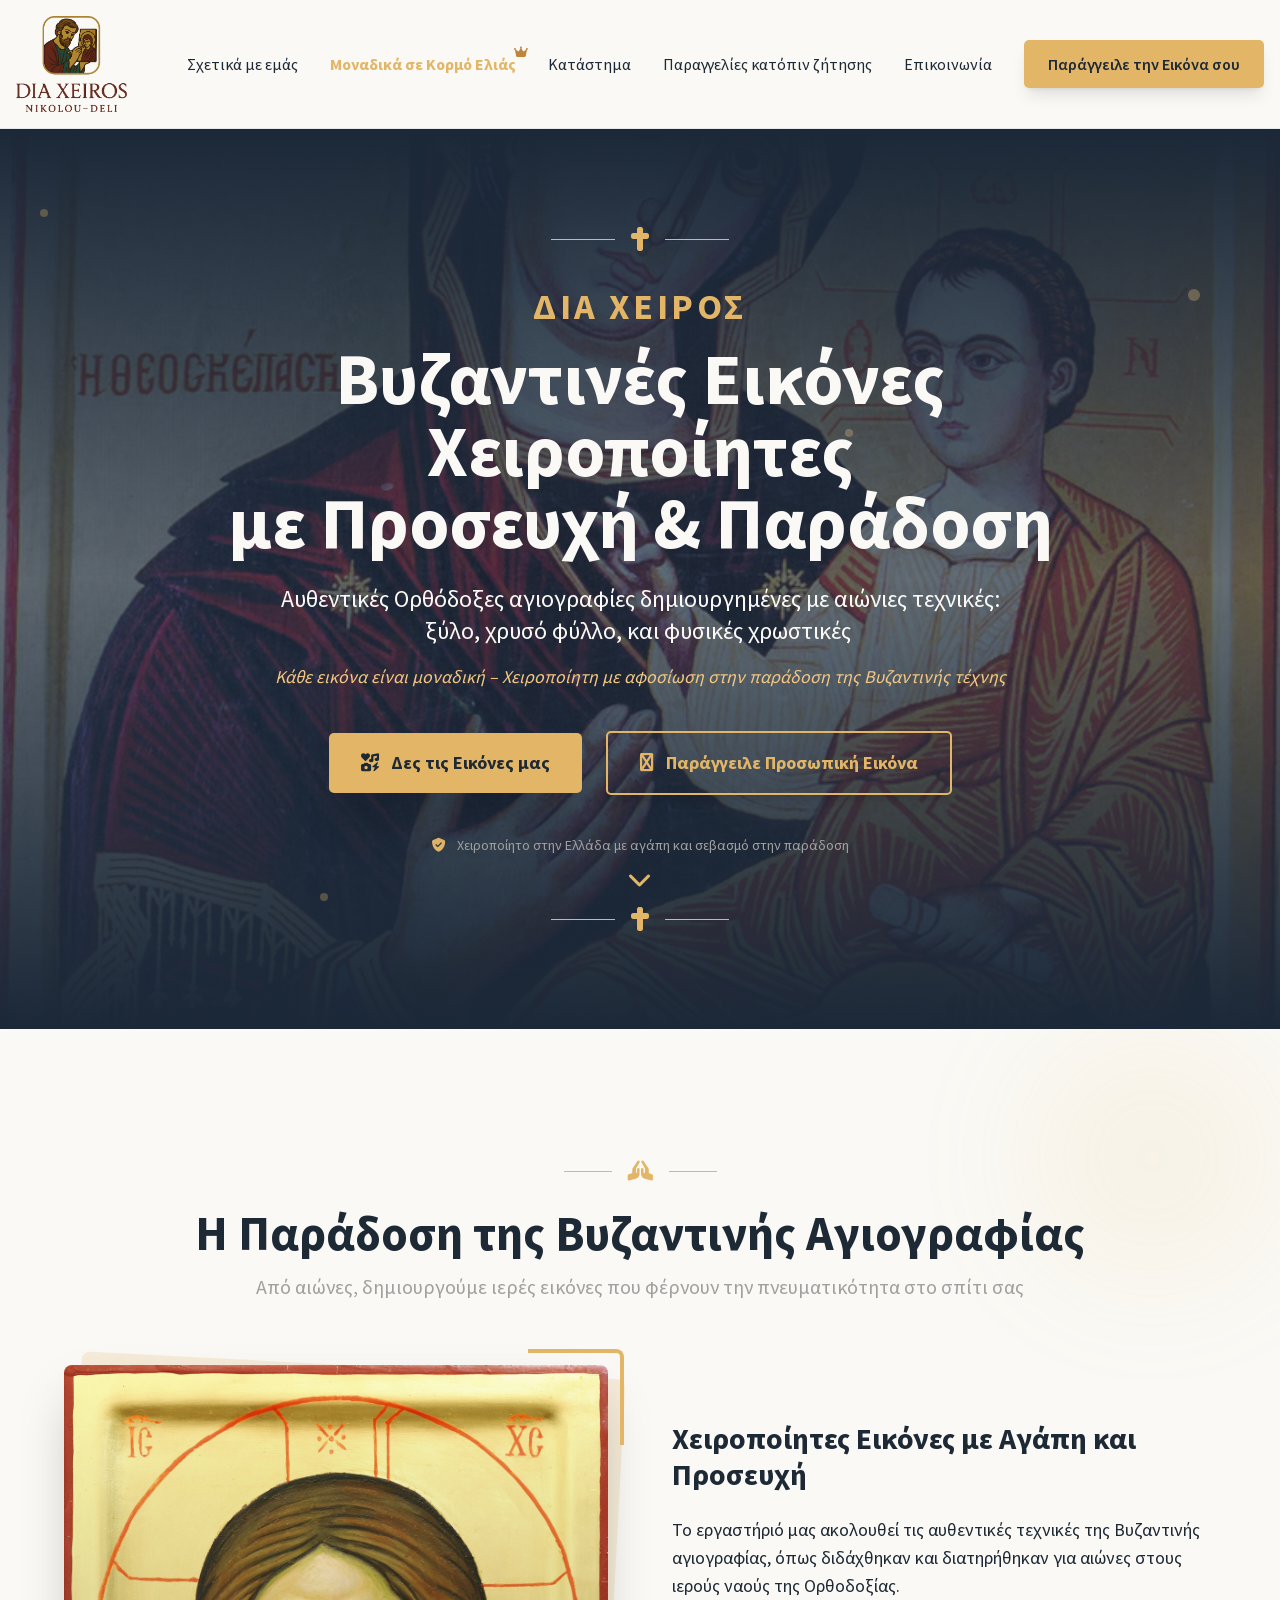
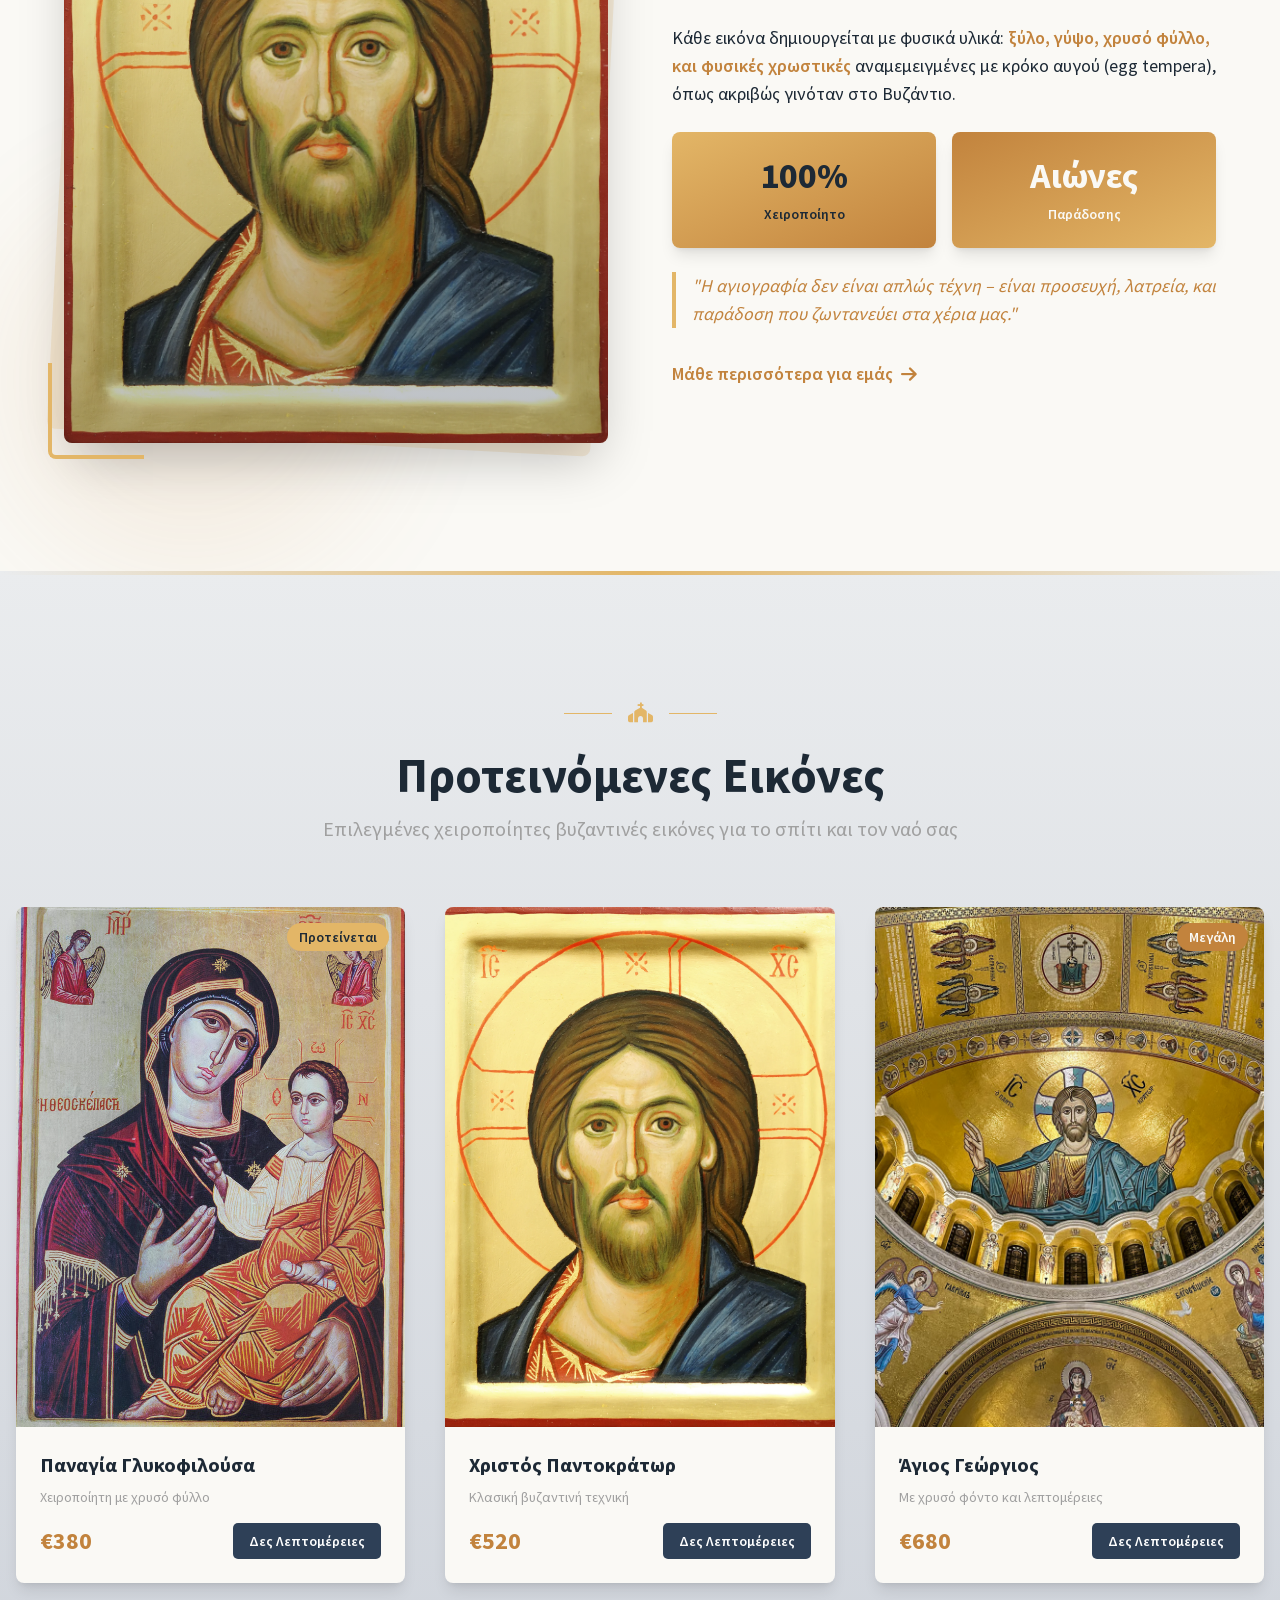
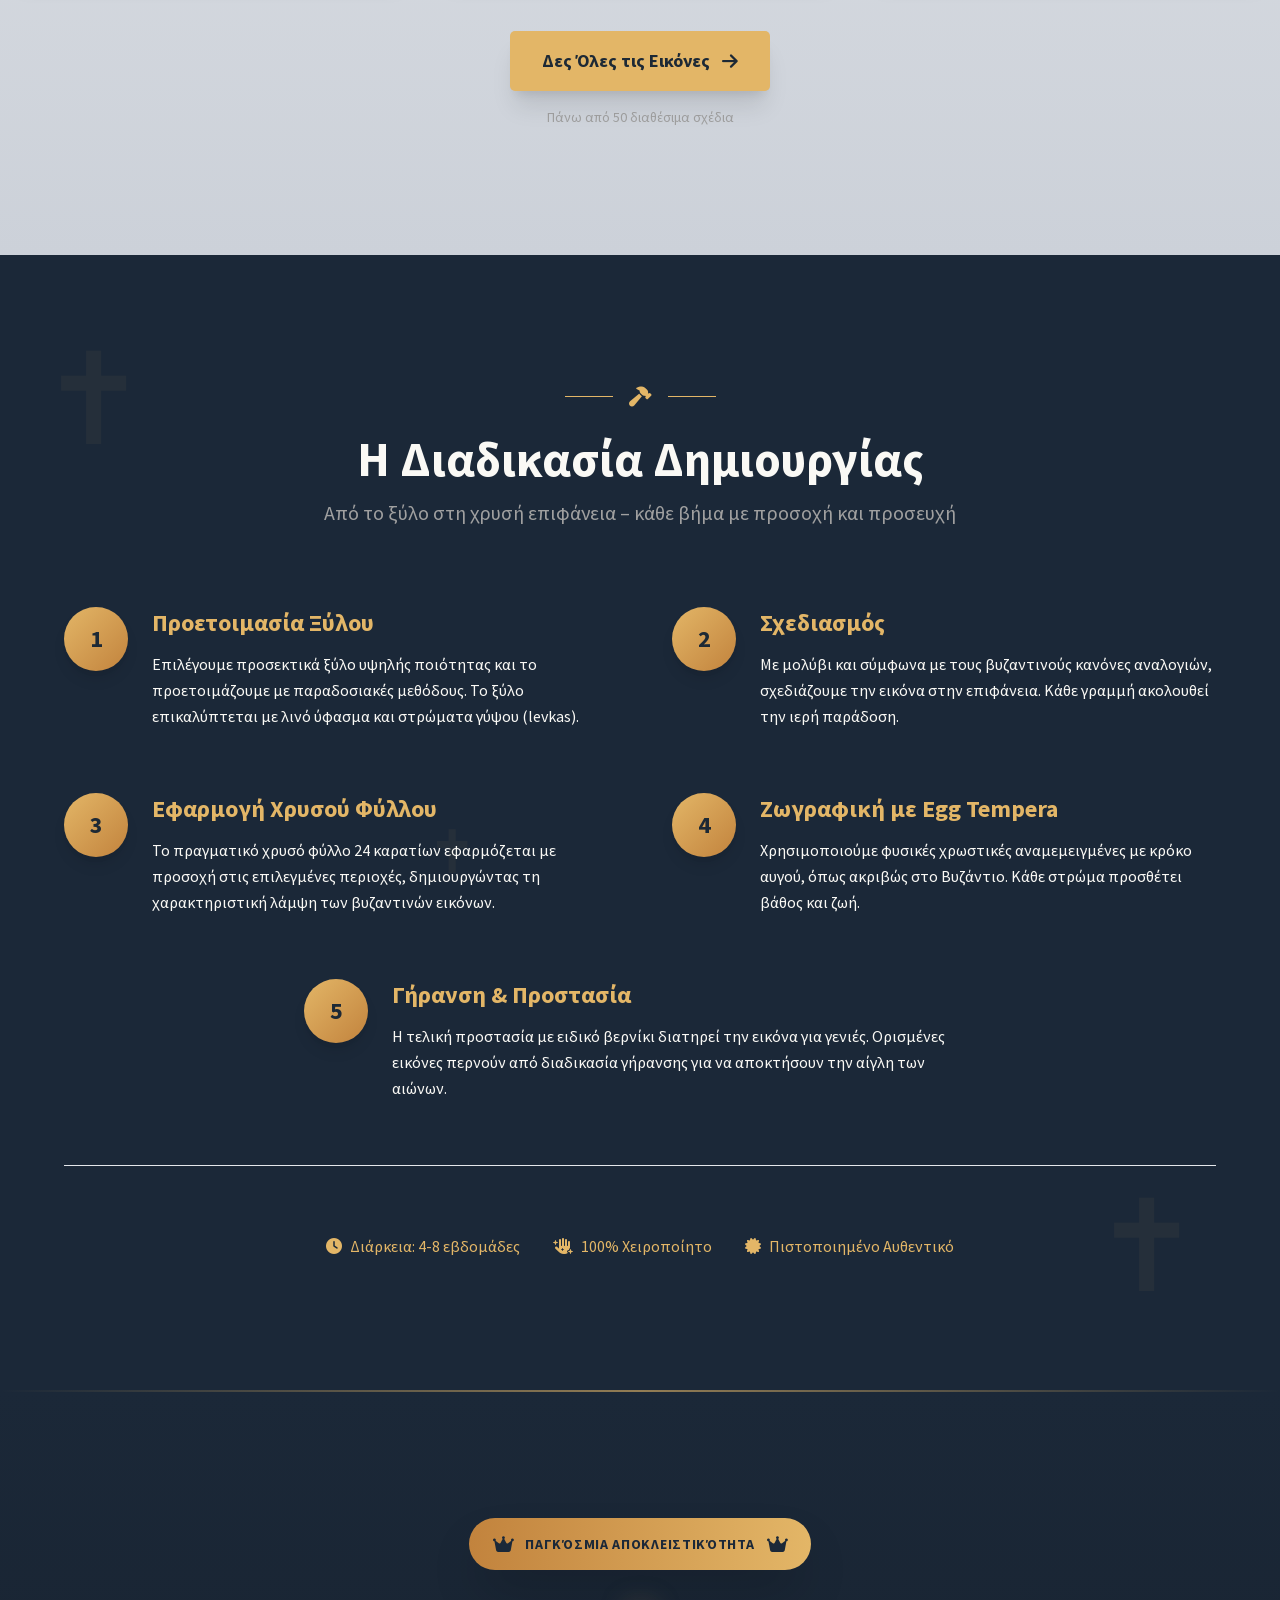
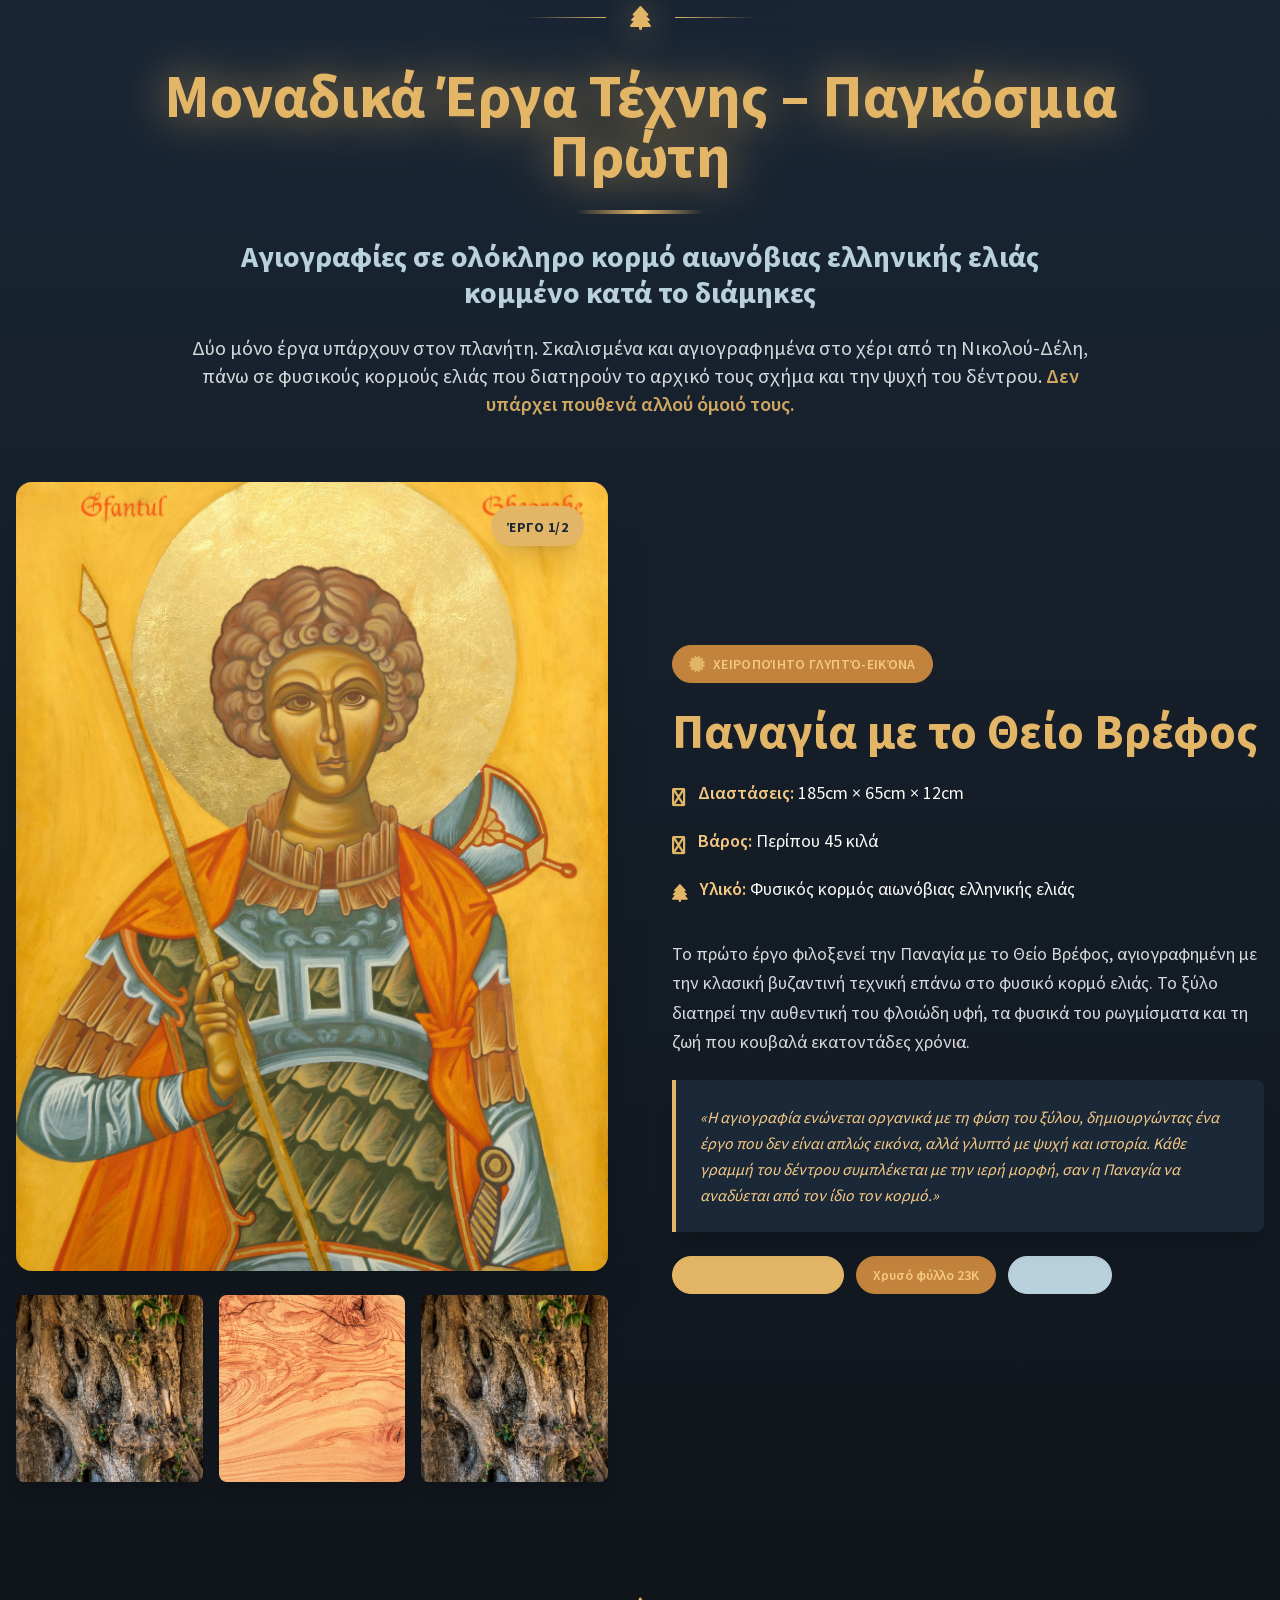
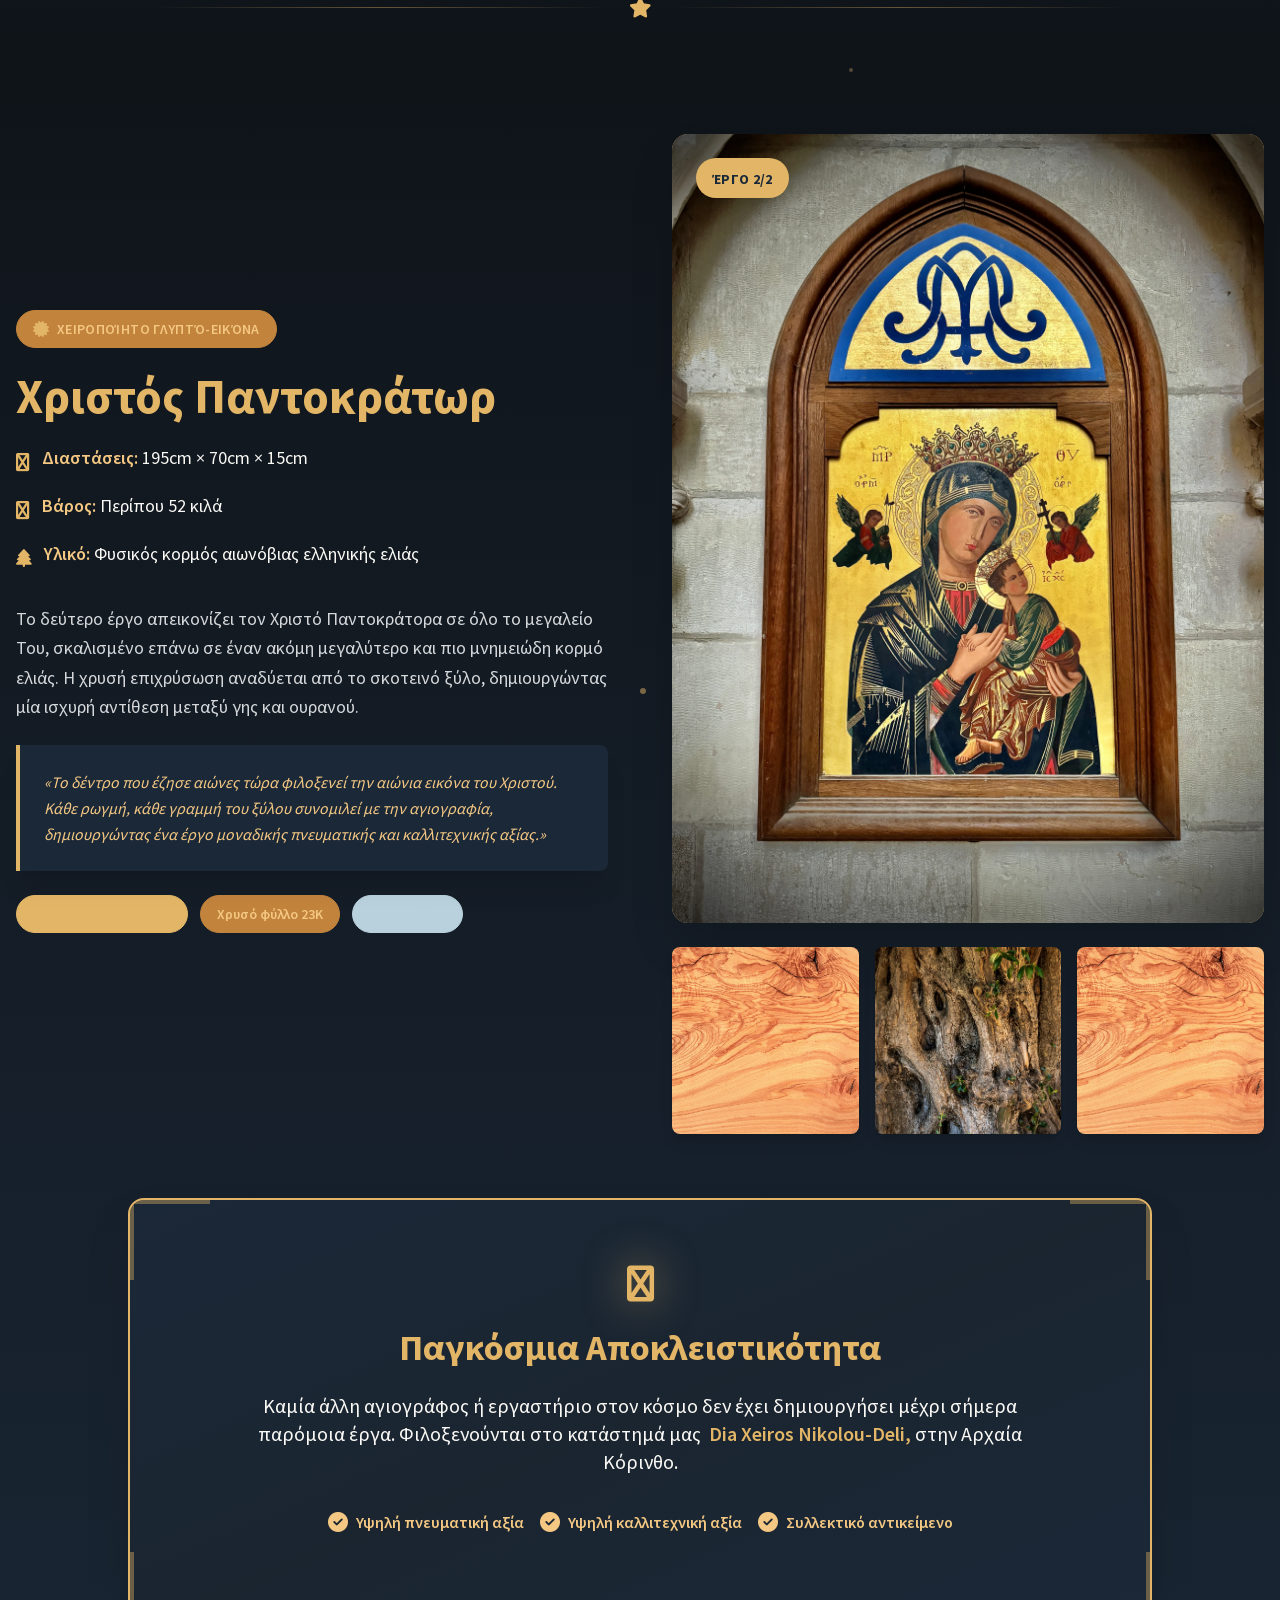
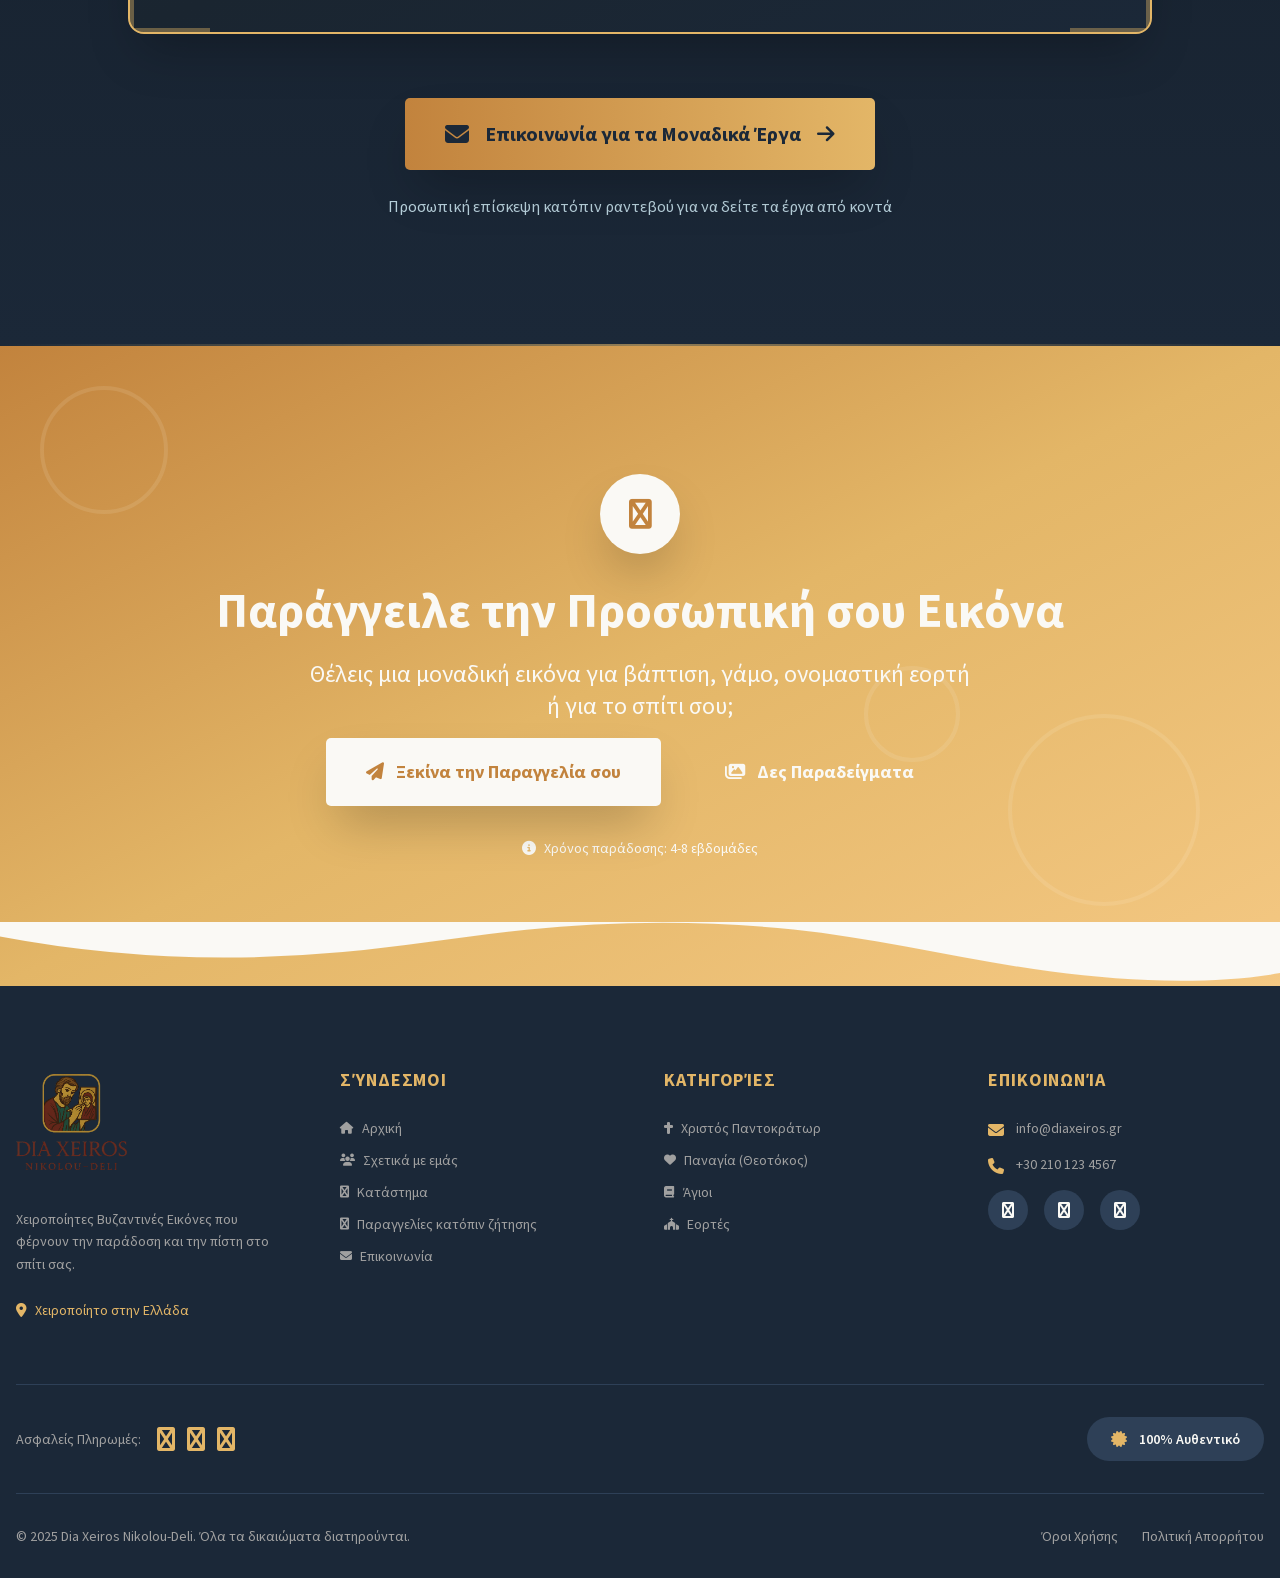
<file: index.html>
<!DOCTYPE html>
<html lang="en" class="h-full">
<head>
<meta charset="utf-8">
<meta name="viewport" content="width=device-width, initial-scale=1.0">
<title>Dia Xeiros Nikolou-Deli: Handmade Byzantine Icons - Crafted with Tradition</title>
<meta name="description" content="Discover Dia Xeiros Nikolou-Deli, a Greek workshop specializing in handcrafted Byzantine Orthodox icons. Explore our collection of traditional icons, each meticulously made using age-old techniques for timeless beauty.">

<!-- Fonts (Source Sans Pro + Merriweather Sans) -->
<link rel="stylesheet" href="css/fonts.css">
<!-- Font Awesome icons -->
<link rel="stylesheet" href="css/fontawesome.css">
<!-- Tailwind utility classes (do not edit) -->
<link rel="stylesheet" href="css/tailwind.css">
<!-- Theme colors, backgrounds, animations (edit these) -->
<link rel="stylesheet" href="css/site.css">
</head>
<body class="h-full bg-white">

 <div class=frame-root>
 <div class=frame-content>
 <div class=[font-family:var(--font-family-body)]><div><header id=global-header class="code-section sticky top-0 z-50 bg-[var(--light-text-color)] border-b border-[var(--accent-color)]/30 backdrop-blur-sm">
 <div class="container mx-auto px-4">
 <div class="flex items-center justify-between h-32">
 
 <a href=https://app.landingsite.ai/ class=flex-shrink-0>
 <img src='data:image/svg+xml,<svg xmlns="http://www.w3.org/2000/svg" width="786" height="677"><rect fill-opacity="0"/></svg>' alt="Dia Xeiros Nikolou-Deli Logo" class="h-28 py-2 w-auto" data-logo style="background-blend-mode:normal!important;background-clip:content-box!important;background-position:50% 50%!important;background-color:rgba(0,0,0,0)!important;background-image:var(--sf-img-205)!important;background-size:100% 100%!important;background-origin:content-box!important;background-repeat:no-repeat!important">
 </a>
 
 <nav class="hidden lg:flex items-center space-x-8">
 <a href=https://app.landingsite.ai/about class="text-[var(--dark-text-color)] hover:text-[var(--accent2-color)] transition-colors duration-300 font-[var(--font-family-heading)] font-medium">Σχετικά με εμάς</a>
 <a href=https://app.landingsite.ai/#unique-olive-trunks class="relative text-[var(--accent-color)] hover:text-[var(--accent2-color)] transition-colors duration-300 font-[var(--font-family-heading)] font-bold group">
 <span class="relative z-10">Μοναδικά σε Κορμό Ελιάς</span>
 <i class="fa-solid fa-crown text-xs absolute -top-2 -right-3 text-[var(--accent2-color)] animate-pulse" aria-hidden=true></i>
 <span class="absolute bottom-0 left-0 w-0 h-0.5 bg-[var(--accent-color)] group-hover:w-full transition-all duration-300"></span>
 </a>
 <a href=https://app.landingsite.ai/shop class="text-[var(--dark-text-color)] hover:text-[var(--accent2-color)] transition-colors duration-300 font-[var(--font-family-heading)] font-medium">Κατάστημα</a>
 <a href=https://app.landingsite.ai/custom class="text-[var(--dark-text-color)] hover:text-[var(--accent2-color)] transition-colors duration-300 font-[var(--font-family-heading)] font-medium">Παραγγελίες κατόπιν ζήτησης</a>
 <a href=https://app.landingsite.ai/contact class="text-[var(--dark-text-color)] hover:text-[var(--accent2-color)] transition-colors duration-300 font-[var(--font-family-heading)] font-medium">Επικοινωνία</a>
 <a href=https://app.landingsite.ai/custom class="bg-[var(--accent-color)] text-[var(--dark-text-color)] px-6 py-3 rounded-[var(--button-rounded-radius)] font-[var(--font-family-heading)] font-semibold hover:bg-[var(--accent2-color)] hover:text-[var(--light-text-color)] transition-all duration-300 shadow-lg hover:shadow-xl transform hover:-translate-y-0.5">
 Παράγγειλε την Εικόνα σου
 </a>
 </nav>
 
 <button data-landingsite-mobile-menu-toggle class="lg:hidden text-[var(--dark-text-color)] p-2 hover:text-[var(--accent2-color)] transition-colors sf-hidden">
 
 </button>
 </div>
 
 <nav data-landingsite-mobile-menu class="hidden lg:hidden pb-6 space-y-4 sf-hidden">
 
 
 
 
 
 
 </nav>
 </div>
</header></div><div><section class="code-section relative min-h-screen flex items-center justify-center overflow-hidden bg-[var(--dark-background-color)]" id=sewahp>
 
 <div class="absolute inset-0 z-0">
 <img src='data:image/svg+xml,<svg xmlns="http://www.w3.org/2000/svg" width="765" height="1080"><rect fill-opacity="0"/></svg>' alt="Thessaloniki, Greece - February , 26 , 2022 :  Icon of Madonna Mother of God (Mary) and child (Jesus Christ)" data-media='{"id":"1372954934","src":"iStock","type":"image"}' class="w-full h-full object-cover opacity-40" style="background-blend-mode:normal!important;background-clip:content-box!important;background-position:50% 50%!important;background-color:rgba(0,0,0,0)!important;background-image:var(--sf-img-206)!important;background-size:cover!important;background-origin:content-box!important;background-repeat:no-repeat!important">
 <div class="absolute inset-0 bg-gradient-to-b from-[var(--dark-background-color)] via-transparent to-[var(--dark-background-color)]"></div>
 </div>
 
 <div class="absolute inset-0 z-10 opacity-30">
 <div class="absolute top-20 left-10 w-2 h-2 bg-[var(--accent-color)] rounded-full animate-pulse"></div>
 <div class="absolute top-40 right-20 w-3 h-3 bg-[var(--accent3-color)] rounded-full animate-pulse" style=animation-delay:0.5s></div>
 <div class="absolute bottom-32 left-1/4 w-2 h-2 bg-[var(--accent-color)] rounded-full animate-pulse" style=animation-delay:1s></div>
 <div class="absolute top-1/3 right-1/3 w-2 h-2 bg-[var(--accent3-color)] rounded-full animate-pulse" style=animation-delay:1.5s></div>
 </div>
 
 <div class="container mx-auto px-4 z-20 relative text-center">
 <div class="max-w-5xl mx-auto">
 
 <div class="flex items-center justify-center mb-8">
 <div class="h-px bg-[var(--accent-color)] w-16"></div>
 <i class="fa-solid fa-cross mx-4 text-[var(--accent-color)] text-2xl" aria-hidden=true></i>
 <div class="h-px bg-[var(--accent-color)] w-16"></div>
 </div>
 
 <h1 class="font-[var(--font-family-heading)] text-4xl sm:text-5xl lg:text-7xl font-bold text-[var(--light-text-color)] mb-6 leading-tight">
 <span class="block text-[var(--accent-color)] text-2xl sm:text-3xl lg:text-4xl mb-4 tracking-widest">ΔΙΑ ΧΕΙΡΟΣ</span>
 Βυζαντινές Εικόνες Χειροποίητες<br>με Προσευχή &amp; Παράδοση
 </h1>
 
 <p class="text-[var(--light-text-color)] text-lg sm:text-xl lg:text-2xl mb-4 font-[var(--font-family-body)] max-w-3xl mx-auto leading-relaxed">
 Αυθεντικές Ορθόδοξες αγιογραφίες δημιουργημένες με αιώνιες τεχνικές:
 ξύλο, χρυσό φύλλο, και φυσικές χρωστικές&nbsp;</p>
 <p class="text-[var(--accent3-color)] text-base sm:text-lg mb-10 font-[var(--font-family-body)] italic">
 Κάθε εικόνα είναι μοναδική – Χειροποίητη με αφοσίωση στην παράδοση της
 Βυζαντινής τέχνης
 </p>
 
 <div class="flex flex-col sm:flex-row items-center justify-center gap-4 sm:gap-6 mb-10">
 <a href=https://app.landingsite.ai/shop class="group bg-[var(--accent-color)] text-[var(--dark-text-color)] px-8 py-4 rounded-[var(--button-rounded-radius)] font-[var(--font-family-heading)] font-bold text-lg hover:bg-[var(--accent2-color)] hover:text-[var(--light-text-color)] transition-all duration-300 shadow-2xl hover:shadow-[0_0_30px_rgba(227,182,103,0.5)] transform hover:-translate-y-1 w-full sm:w-auto">
 <i class="fa-solid fa-icons mr-2" aria-hidden=true></i>
 Δες τις Εικόνες μας
 </a>
 <a href=https://app.landingsite.ai/custom class="group border-2 border-[var(--accent-color)] text-[var(--accent-color)] px-8 py-4 rounded-[var(--button-rounded-radius)] font-[var(--font-family-heading)] font-bold text-lg hover:bg-[var(--accent-color)] hover:text-[var(--dark-text-color)] transition-all duration-300 shadow-lg transform hover:-translate-y-1 w-full sm:w-auto">
 <i class="fa-solid fa-palette mr-2" aria-hidden=true></i>
 Παράγγειλε Προσωπική Εικόνα
 </a>
 </div>
 
 <p class="text-[var(--gray-text-color)] text-sm font-[var(--font-family-body)]">
 <i class="fa-solid fa-shield-check mr-2 text-[var(--accent-color)]" aria-hidden=true></i>
 Χειροποίητο στην Ελλάδα με αγάπη και σεβασμό στην παράδοση
 </p>
 
 <div class="flex items-center justify-center mt-12">
 <div class="h-px bg-[var(--accent-color)] w-16"></div>
 <i class="fa-solid fa-cross mx-4 text-[var(--accent-color)] text-2xl" aria-hidden=true></i>
 <div class="h-px bg-[var(--accent-color)] w-16"></div>
 </div>
 </div>
 
 <div class="absolute bottom-10 left-1/2 transform -translate-x-1/2 animate-bounce">
 <i class="fa-solid fa-chevron-down text-[var(--accent-color)] text-2xl" aria-hidden=true></i>
 </div>
 </div>
</section>
<section class="code-section py-20 lg:py-32 bg-[var(--light-text-color)] relative overflow-hidden" id=sb4nmco>
 
 <div class="absolute top-0 right-0 w-64 h-64 bg-[var(--accent-color)] rounded-full blur-3xl opacity-10"></div>
 <div class="absolute bottom-0 left-0 w-96 h-96 bg-[var(--accent2-color)] rounded-full blur-3xl opacity-10"></div>
 <div class="container mx-auto px-4 relative z-10">
 <div class="max-w-6xl mx-auto">
 
 <div class="text-center mb-16">
 <div class="flex items-center justify-center mb-6">
 <div class="h-px bg-[var(--accent-color)] w-12"></div>
 <i class="fa-solid fa-hands-praying mx-4 text-[var(--accent-color)] text-xl" aria-hidden=true></i>
 <div class="h-px bg-[var(--accent-color)] w-12"></div>
 </div>
 <h2 class="font-[var(--font-family-heading)] text-3xl sm:text-4xl lg:text-5xl font-bold text-[var(--dark-text-color)] mb-4">
 Η Παράδοση της Βυζαντινής Αγιογραφίας
 </h2>
 <p class="text-[var(--gray-text-color)] text-lg sm:text-xl max-w-3xl mx-auto font-[var(--font-family-body)]">
 Από αιώνες, δημιουργούμε ιερές εικόνες που φέρνουν την πνευματικότητα
 στο σπίτι σας
 </p>
 </div>
 
 <div class="grid lg:grid-cols-2 gap-12 lg:gap-16 items-center">
 
 <div class="order-2 lg:order-1 relative group">
 <div class="absolute inset-0 bg-[var(--accent-color)] rounded-lg transform rotate-3 transition-transform group-hover:rotate-6 opacity-20"></div>
 <div class="relative rounded-lg overflow-hidden shadow-2xl">
 <img src=images/img-004-819358cf21.webp alt="Representation of Jesus Christ face on wooden icon with gilding." data-media='{"id":"96747828","src":"iStock","type":"image"}' class="w-full h-auto transform transition-transform duration-700 group-hover:scale-105">
 <div class="absolute inset-0 bg-gradient-to-t from-[var(--dark-background-color)] to-transparent opacity-30"></div>
 </div>
 
 <div class="absolute -top-4 -right-4 w-24 h-24 border-t-4 border-r-4 border-[var(--accent-color)] rounded-tr-lg"></div>
 <div class="absolute -bottom-4 -left-4 w-24 h-24 border-b-4 border-l-4 border-[var(--accent-color)] rounded-bl-lg"></div>
 </div>
 
 <div class="order-1 lg:order-2">
 <h3 class="font-[var(--font-family-heading)] text-2xl sm:text-3xl font-bold text-[var(--dark-text-color)] mb-6">
 Χειροποίητες Εικόνες με Αγάπη και Προσευχή
 </h3>
 <div class="space-y-6 text-[var(--dark-text-color)] font-[var(--font-family-body)] text-base sm:text-lg leading-relaxed">
 <p>
 Το εργαστήριό μας ακολουθεί τις αυθεντικές τεχνικές της Βυζαντινής
 αγιογραφίας, όπως διδάχθηκαν και διατηρήθηκαν για αιώνες στους
 ιερούς ναούς της Ορθοδοξίας.
 </p>
 <p>
 Κάθε εικόνα δημιουργείται με φυσικά υλικά:
 <span class="text-[var(--accent2-color)] font-semibold">ξύλο, γύψο, χρυσό φύλλο, και φυσικές χρωστικές</span>
 αναμεμειγμένες με κρόκο αυγού (egg tempera), όπως ακριβώς γινόταν
 στο Βυζάντιο.
 </p>
 <div class="grid grid-cols-2 gap-4 my-8">
 <div class="bg-gradient-to-br from-[var(--accent-color)] to-[var(--accent2-color)] p-6 rounded-lg text-center shadow-lg">
 <div class="text-[var(--dark-text-color)] text-4xl font-bold mb-2 font-[var(--font-family-heading)]">
 100%
 </div>
 <div class="text-[var(--dark-text-color)] text-sm font-[var(--font-family-body)] font-semibold">
 Χειροποίητο
 </div>
 </div>
 <div class="bg-gradient-to-br from-[var(--accent2-color)] to-[var(--accent-color)] p-6 rounded-lg text-center shadow-lg">
 <div class="text-[var(--light-text-color)] text-4xl font-bold mb-2 font-[var(--font-family-heading)]">
 Αιώνες
 </div>
 <div class="text-[var(--light-text-color)] text-sm font-[var(--font-family-body)] font-semibold">
 Παράδοσης
 </div>
 </div>
 </div>
 <p class="italic text-[var(--accent2-color)] border-l-4 border-[var(--accent-color)] pl-4">
 "Η αγιογραφία δεν είναι απλώς τέχνη – είναι προσευχή, λατρεία, και
 παράδοση που ζωντανεύει στα χέρια μας."
 </p>
 </div>
 <a href=https://app.landingsite.ai/about class="inline-flex items-center mt-8 text-[var(--accent2-color)] font-[var(--font-family-heading)] font-semibold text-lg hover:text-[var(--accent-color)] transition-colors group">
 Μάθε περισσότερα για εμάς
 <i class="fa-solid fa-arrow-right ml-2 transform group-hover:translate-x-2 transition-transform" aria-hidden=true></i>
 </a>
 </div>
 </div>
 </div>
 </div>
</section>
<section class="code-section py-20 lg:py-32 bg-gradient-to-b from-[var(--light-background-color)] to-[var(--medium-background-color)] relative" id=sekw83o>
 
 <div class="absolute top-0 left-0 w-full h-1 bg-gradient-to-r from-transparent via-[var(--accent-color)] to-transparent"></div>
 <div class="container mx-auto px-4">
 
 <div class="text-center mb-16">
 <div class="flex items-center justify-center mb-6">
 <div class="h-px bg-[var(--accent-color)] w-12"></div>
 <i class="fa-solid fa-church mx-4 text-[var(--accent-color)] text-xl" aria-hidden=true></i>
 <div class="h-px bg-[var(--accent-color)] w-12"></div>
 </div>
 <h2 class="font-[var(--font-family-heading)] text-3xl sm:text-4xl lg:text-5xl font-bold text-[var(--dark-text-color)] mb-4">
 Προτεινόμενες Εικόνες
 </h2>
 <p class="text-[var(--gray-text-color)] text-lg sm:text-xl max-w-3xl mx-auto font-[var(--font-family-body)]">
 Επιλεγμένες χειροποίητες βυζαντινές εικόνες για το σπίτι και τον ναό σας
 </p>
 </div>
 
 <div class="grid sm:grid-cols-2 lg:grid-cols-3 gap-8 lg:gap-10 max-w-7xl mx-auto mb-12">
 
 <div class="group bg-[var(--light-text-color)] rounded-lg overflow-hidden shadow-lg hover:shadow-2xl transition-all duration-500 transform hover:-translate-y-2">
 <div class="relative overflow-hidden aspect-[3/4]">
 <img src='data:image/svg+xml,<svg xmlns="http://www.w3.org/2000/svg" width="765" height="1080"><rect fill-opacity="0"/></svg>' alt="Thessaloniki, Greece - February , 26 , 2022 :  Icon of Madonna Mother of God (Mary) and child (Jesus Christ)" data-media='{"id":"1372954934","src":"iStock","type":"image"}' class="w-full h-full object-cover transform transition-transform duration-700 group-hover:scale-110" style="background-blend-mode:normal!important;background-clip:content-box!important;background-position:50% 50%!important;background-color:rgba(0,0,0,0)!important;background-image:var(--sf-img-206)!important;background-size:cover!important;background-origin:content-box!important;background-repeat:no-repeat!important">
 <div class="absolute inset-0 bg-gradient-to-t from-[var(--dark-background-color)] via-transparent to-transparent opacity-0 group-hover:opacity-60 transition-opacity duration-500"></div>
 <div class="absolute top-4 right-4 bg-[var(--accent-color)] text-[var(--dark-text-color)] px-3 py-1 rounded-full text-sm font-[var(--font-family-heading)] font-semibold">
 Προτείνεται
 </div>
 </div>
 <div class=p-6>
 <h3 class="font-[var(--font-family-heading)] text-xl font-bold text-[var(--dark-text-color)] mb-2 group-hover:text-[var(--accent2-color)] transition-colors">
 Παναγία Γλυκοφιλούσα
 </h3>
 <p class="text-[var(--gray-text-color)] text-sm mb-4 font-[var(--font-family-body)]">
 Χειροποίητη με χρυσό φύλλο
 </p>
 <div class="flex items-center justify-between">
 <span class="text-[var(--accent2-color)] font-[var(--font-family-heading)] text-2xl font-bold">€380</span>
 <a href=https://app.landingsite.ai/shop class="bg-[var(--primary-color)] text-[var(--primary-button-text-color)] px-4 py-2 rounded-[var(--button-rounded-radius)] font-[var(--font-family-heading)] font-semibold text-sm hover:bg-[var(--primary-button-hover-bg-color)] transition-colors">
 Δες Λεπτομέρειες
 </a>
 </div>
 </div>
 </div>
 
 <div class="group bg-[var(--light-text-color)] rounded-lg overflow-hidden shadow-lg hover:shadow-2xl transition-all duration-500 transform hover:-translate-y-2">
 <div class="relative overflow-hidden aspect-[3/4]">
 <img src=images/img-004-819358cf21.webp alt="Representation of Jesus Christ face on wooden icon with gilding." data-media='{"id":"96747828","src":"iStock","type":"image"}' class="w-full h-full object-cover transform transition-transform duration-700 group-hover:scale-110">
 <div class="absolute inset-0 bg-gradient-to-t from-[var(--dark-background-color)] via-transparent to-transparent opacity-0 group-hover:opacity-60 transition-opacity duration-500"></div>
 </div>
 <div class=p-6>
 <h3 class="font-[var(--font-family-heading)] text-xl font-bold text-[var(--dark-text-color)] mb-2 group-hover:text-[var(--accent2-color)] transition-colors">
 Χριστός Παντοκράτωρ
 </h3>
 <p class="text-[var(--gray-text-color)] text-sm mb-4 font-[var(--font-family-body)]">
 Κλασική βυζαντινή τεχνική
 </p>
 <div class="flex items-center justify-between">
 <span class="text-[var(--accent2-color)] font-[var(--font-family-heading)] text-2xl font-bold">€520</span>
 <a href=https://app.landingsite.ai/shop class="bg-[var(--primary-color)] text-[var(--primary-button-text-color)] px-4 py-2 rounded-[var(--button-rounded-radius)] font-[var(--font-family-heading)] font-semibold text-sm hover:bg-[var(--primary-button-hover-bg-color)] transition-colors">
 Δες Λεπτομέρειες
 </a>
 </div>
 </div>
 </div>
 
 <div class="group bg-[var(--light-text-color)] rounded-lg overflow-hidden shadow-lg hover:shadow-2xl transition-all duration-500 transform hover:-translate-y-2">
 <div class="relative overflow-hidden aspect-[3/4]">
 <img src="images/img-005-693517c902.avif" alt="Interior of the Church of Saint Sava, Serbian Orthodox church, byzantine-inspired architecture, icon of Jesus Christ in a mosaic, Belgrade, Serbia" data-media='{"id":"2151170520","src":"iStock","type":"image"}' class="w-full h-full object-cover transform transition-transform duration-700 group-hover:scale-110">
 <div class="absolute inset-0 bg-gradient-to-t from-[var(--dark-background-color)] via-transparent to-transparent opacity-0 group-hover:opacity-60 transition-opacity duration-500"></div>
 <div class="absolute top-4 right-4 bg-[var(--accent2-color)] text-[var(--light-text-color)] px-3 py-1 rounded-full text-sm font-[var(--font-family-heading)] font-semibold">
 Μεγάλη
 </div>
 </div>
 <div class=p-6>
 <h3 class="font-[var(--font-family-heading)] text-xl font-bold text-[var(--dark-text-color)] mb-2 group-hover:text-[var(--accent2-color)] transition-colors">
 Άγιος Γεώργιος
 </h3>
 <p class="text-[var(--gray-text-color)] text-sm mb-4 font-[var(--font-family-body)]">
 Με χρυσό φόντο και λεπτομέρειες
 </p>
 <div class="flex items-center justify-between">
 <span class="text-[var(--accent2-color)] font-[var(--font-family-heading)] text-2xl font-bold">€680</span>
 <a href=https://app.landingsite.ai/shop class="bg-[var(--primary-color)] text-[var(--primary-button-text-color)] px-4 py-2 rounded-[var(--button-rounded-radius)] font-[var(--font-family-heading)] font-semibold text-sm hover:bg-[var(--primary-button-hover-bg-color)] transition-colors">
 Δες Λεπτομέρειες
 </a>
 </div>
 </div>
 </div>
 </div>
 
 <div class=text-center>
 <a href=https://app.landingsite.ai/shop class="inline-flex items-center bg-[var(--accent-color)] text-[var(--dark-text-color)] px-8 py-4 rounded-[var(--button-rounded-radius)] font-[var(--font-family-heading)] font-bold text-lg hover:bg-[var(--accent2-color)] hover:text-[var(--light-text-color)] transition-all duration-300 shadow-xl hover:shadow-2xl transform hover:-translate-y-1 group">
 Δες Όλες τις Εικόνες
 <i class="fa-solid fa-arrow-right ml-3 transform group-hover:translate-x-2 transition-transform" aria-hidden=true></i>
 </a>
 <p class="text-[var(--gray-text-color)] text-sm mt-4 font-[var(--font-family-body)]">
 Πάνω από 50 διαθέσιμα σχέδια
 </p>
 </div>
 </div>
</section>
<section class="code-section py-20 lg:py-32 bg-[var(--dark-background-color)] relative overflow-hidden" id=sfz7b0o>
 
 <div class="absolute inset-0 opacity-5">
 <div class="absolute top-20 left-10 text-[var(--accent-color)] text-9xl">
 ✝
 </div>
 <div class="absolute bottom-20 right-20 text-[var(--accent-color)] text-9xl">
 ✝
 </div>
 <div class="absolute top-1/2 left-1/3 text-[var(--accent-color)] text-6xl">
 ✝
 </div>
 </div>
 <div class="container mx-auto px-4 relative z-10">
 
 <div class="text-center mb-20">
 <div class="flex items-center justify-center mb-6">
 <div class="h-px bg-[var(--accent-color)] w-12"></div>
 <i class="fa-solid fa-hammer mx-4 text-[var(--accent-color)] text-xl" aria-hidden=true></i>
 <div class="h-px bg-[var(--accent-color)] w-12"></div>
 </div>
 <h2 class="font-[var(--font-family-heading)] text-3xl sm:text-4xl lg:text-5xl font-bold text-[var(--light-text-color)] mb-4">
 Η Διαδικασία Δημιουργίας
 </h2>
 <p class="text-[var(--gray-text-color)] text-lg sm:text-xl max-w-3xl mx-auto font-[var(--font-family-body)]">
 Από το ξύλο στη χρυσή επιφάνεια – κάθε βήμα με προσοχή και προσευχή
 </p>
 </div>
 
 <div class="max-w-6xl mx-auto">
 <div class="grid lg:grid-cols-2 gap-12 lg:gap-16">
 
 <div class="group flex gap-6 items-start">
 <div class="flex-shrink-0 w-16 h-16 bg-gradient-to-br from-[var(--accent-color)] to-[var(--accent2-color)] rounded-full flex items-center justify-center shadow-lg group-hover:shadow-[0_0_30px_rgba(227,182,103,0.5)] transition-all duration-300 transform group-hover:scale-110">
 <span class="text-[var(--dark-text-color)] font-[var(--font-family-heading)] text-2xl font-bold">1</span>
 </div>
 <div class=flex-1>
 <h3 class="font-[var(--font-family-heading)] text-2xl font-bold text-[var(--accent-color)] mb-3">
 Προετοιμασία Ξύλου
 </h3>
 <p class="text-[var(--light-text-color)] font-[var(--font-family-body)] text-base leading-relaxed">
 Επιλέγουμε προσεκτικά ξύλο υψηλής ποιότητας και το προετοιμάζουμε
 με παραδοσιακές μεθόδους. Το ξύλο επικαλύπτεται με λινό ύφασμα και
 στρώματα γύψου (levkas).
 </p>
 </div>
 </div>
 
 <div class="group flex gap-6 items-start">
 <div class="flex-shrink-0 w-16 h-16 bg-gradient-to-br from-[var(--accent-color)] to-[var(--accent2-color)] rounded-full flex items-center justify-center shadow-lg group-hover:shadow-[0_0_30px_rgba(227,182,103,0.5)] transition-all duration-300 transform group-hover:scale-110">
 <span class="text-[var(--dark-text-color)] font-[var(--font-family-heading)] text-2xl font-bold">2</span>
 </div>
 <div class=flex-1>
 <h3 class="font-[var(--font-family-heading)] text-2xl font-bold text-[var(--accent-color)] mb-3">
 Σχεδιασμός
 </h3>
 <p class="text-[var(--light-text-color)] font-[var(--font-family-body)] text-base leading-relaxed">
 Με μολύβι και σύμφωνα με τους βυζαντινούς κανόνες αναλογιών,
 σχεδιάζουμε την εικόνα στην επιφάνεια. Κάθε γραμμή ακολουθεί την
 ιερή παράδοση.
 </p>
 </div>
 </div>
 
 <div class="group flex gap-6 items-start">
 <div class="flex-shrink-0 w-16 h-16 bg-gradient-to-br from-[var(--accent-color)] to-[var(--accent2-color)] rounded-full flex items-center justify-center shadow-lg group-hover:shadow-[0_0_30px_rgba(227,182,103,0.5)] transition-all duration-300 transform group-hover:scale-110">
 <span class="text-[var(--dark-text-color)] font-[var(--font-family-heading)] text-2xl font-bold">3</span>
 </div>
 <div class=flex-1>
 <h3 class="font-[var(--font-family-heading)] text-2xl font-bold text-[var(--accent-color)] mb-3">
 Εφαρμογή Χρυσού Φύλλου
 </h3>
 <p class="text-[var(--light-text-color)] font-[var(--font-family-body)] text-base leading-relaxed">
 Το πραγματικό χρυσό φύλλο 24 καρατίων εφαρμόζεται με προσοχή στις
 επιλεγμένες περιοχές, δημιουργώντας τη χαρακτηριστική λάμψη των
 βυζαντινών εικόνων.
 </p>
 </div>
 </div>
 
 <div class="group flex gap-6 items-start">
 <div class="flex-shrink-0 w-16 h-16 bg-gradient-to-br from-[var(--accent-color)] to-[var(--accent2-color)] rounded-full flex items-center justify-center shadow-lg group-hover:shadow-[0_0_30px_rgba(227,182,103,0.5)] transition-all duration-300 transform group-hover:scale-110">
 <span class="text-[var(--dark-text-color)] font-[var(--font-family-heading)] text-2xl font-bold">4</span>
 </div>
 <div class=flex-1>
 <h3 class="font-[var(--font-family-heading)] text-2xl font-bold text-[var(--accent-color)] mb-3">
 Ζωγραφική με Egg Tempera
 </h3>
 <p class="text-[var(--light-text-color)] font-[var(--font-family-body)] text-base leading-relaxed">
 Χρησιμοποιούμε φυσικές χρωστικές αναμεμειγμένες με κρόκο αυγού,
 όπως ακριβώς στο Βυζάντιο. Κάθε στρώμα προσθέτει βάθος και ζωή.
 </p>
 </div>
 </div>
 
 <div class="group flex gap-6 items-start lg:col-span-2 max-w-2xl mx-auto">
 <div class="flex-shrink-0 w-16 h-16 bg-gradient-to-br from-[var(--accent-color)] to-[var(--accent2-color)] rounded-full flex items-center justify-center shadow-lg group-hover:shadow-[0_0_30px_rgba(227,182,103,0.5)] transition-all duration-300 transform group-hover:scale-110">
 <span class="text-[var(--dark-text-color)] font-[var(--font-family-heading)] text-2xl font-bold">5</span>
 </div>
 <div class=flex-1>
 <h3 class="font-[var(--font-family-heading)] text-2xl font-bold text-[var(--accent-color)] mb-3">
 Γήρανση &amp; Προστασία
 </h3>
 <p class="text-[var(--light-text-color)] font-[var(--font-family-body)] text-base leading-relaxed">
 Η τελική προστασία με ειδικό βερνίκι διατηρεί την εικόνα για
 γενιές. Ορισμένες εικόνες περνούν από διαδικασία γήρανσης για να
 αποκτήσουν την αίγλη των αιώνων.
 </p>
 </div>
 </div>
 </div>
 
 <div class="mt-16 pt-16 border-t border-[var(--accent-color)]/30">
 <div class="flex items-center justify-center gap-4 flex-wrap">
 <div class="flex items-center gap-2 text-[var(--accent-color)] font-[var(--font-family-body)]">
 <i class="fa-solid fa-clock" aria-hidden=true></i>
 <span class="text-sm sm:text-base">Διάρκεια: 4-8 εβδομάδες</span>
 </div>
 <div class="w-px h-8 bg-[var(--accent-color)]/30"></div>
 <div class="flex items-center gap-2 text-[var(--accent-color)] font-[var(--font-family-body)]">
 <i class="fa-solid fa-hand-sparkles" aria-hidden=true></i>
 <span class="text-sm sm:text-base">100% Χειροποίητο</span>
 </div>
 <div class="w-px h-8 bg-[var(--accent-color)]/30"></div>
 <div class="flex items-center gap-2 text-[var(--accent-color)] font-[var(--font-family-body)]">
 <i class="fa-solid fa-certificate" aria-hidden=true></i>
 <span class="text-sm sm:text-base">Πιστοποιημένο Αυθεντικό</span>
 </div>
 </div>
 </div>
 </div>
 </div>
</section>
<section class="code-section relative py-20 lg:py-32 overflow-hidden bg-gradient-to-b from-[var(--dark-background-color)] via-[#0f1419] to-[var(--dark-background-color)]" id=s202jk>
 
 <div id=unique-olive-trunks class="absolute -top-32"></div>
 
 <div class="absolute inset-0 overflow-hidden pointer-events-none">
 <div class="absolute top-1/4 left-1/4 w-2 h-2 bg-[var(--accent-color)] rounded-full opacity-40 animate-float" style=animation-delay:0s;animation-duration:8s></div>
 <div class="absolute top-1/2 right-1/3 w-1 h-1 bg-[var(--accent3-color)] rounded-full opacity-30 animate-float" style=animation-delay:2s;animation-duration:10s></div>
 <div class="absolute bottom-1/3 left-1/2 w-1.5 h-1.5 bg-[var(--accent-color)] rounded-full opacity-50 animate-float" style=animation-delay:4s;animation-duration:9s></div>
 <div class="absolute top-1/3 right-1/4 w-1 h-1 bg-[var(--accent3-color)] rounded-full opacity-40 animate-float" style=animation-delay:6s;animation-duration:11s></div>
 </div>
 
 <div class="absolute top-0 left-0 w-full h-0.5 bg-gradient-to-r from-transparent via-[var(--accent-color)] to-transparent opacity-60"></div>
 <div class="container mx-auto px-4 relative z-10">
 
 <div class="text-center mb-8">
 <div class="inline-flex items-center gap-3 px-6 py-3 bg-gradient-to-r from-[var(--accent2-color)] to-[var(--accent-color)] rounded-full shadow-2xl">
 <i class="fa-solid fa-crown text-[var(--dark-background-color)] text-lg" aria-hidden=true></i>
 <span class="font-[var(--font-family-heading)] text-sm font-bold text-[var(--dark-background-color)] uppercase tracking-wider">Παγκόσμια Αποκλειστικότητα</span>
 <i class="fa-solid fa-crown text-[var(--dark-background-color)] text-lg" aria-hidden=true></i>
 </div>
 </div>
 
 <div class="text-center mb-16 max-w-5xl mx-auto">
 <div class="flex items-center justify-center mb-8">
 <div class="h-px bg-gradient-to-r from-transparent to-[var(--accent-color)] w-20"></div>
 <i class="fa-solid fa-tree mx-6 text-[var(--accent-color)] text-2xl drop-shadow-[0_0_15px_rgba(227,182,103,0.5)]" aria-hidden=true></i>
 <div class="h-px bg-gradient-to-l from-transparent to-[var(--accent-color)] w-20"></div>
 </div>
 <h2 class="font-[var(--font-family-heading)] text-4xl sm:text-5xl lg:text-6xl font-bold text-[var(--accent-color)] mb-6 leading-tight drop-shadow-[0_0_25px_rgba(227,182,103,0.4)]" style="text-shadow:0 0 40px rgba(227,182,103,0.3)">
 Μοναδικά Έργα Τέχνης – Παγκόσμια Πρώτη
 </h2>
 <div class="w-32 h-1 bg-gradient-to-r from-transparent via-[var(--accent-color)] to-transparent mx-auto mb-6"></div>
 <p class="text-[var(--accent4-color)] text-xl sm:text-2xl lg:text-3xl font-[var(--font-family-heading)] font-bold mb-6 leading-relaxed">
 Αγιογραφίες σε ολόκληρο κορμό αιωνόβιας ελληνικής ελιάς<br class="hidden sm:block">
 κομμένο κατά το διάμηκες
 </p>
 <p class="text-[var(--light-background-color)] text-lg sm:text-xl max-w-4xl mx-auto font-[var(--font-family-body)] leading-relaxed opacity-90">
 Δύο μόνο έργα υπάρχουν στον πλανήτη. Σκαλισμένα και αγιογραφημένα στο
 χέρι από τη Νικολού-Δέλη, πάνω σε φυσικούς κορμούς ελιάς που διατηρούν
 το αρχικό τους σχήμα και την ψυχή του δέντρου.
 <span class="text-[var(--accent-color)] font-semibold">Δεν υπάρχει πουθενά αλλού όμοιό τους.</span>
 </p>
 </div>
 
 <div class="max-w-7xl mx-auto space-y-20 mb-16">
 
 <div class="grid lg:grid-cols-2 gap-10 lg:gap-16 items-center">
 <div class="order-2 lg:order-1 group">
 <div class="relative rounded-2xl overflow-hidden shadow-2xl hover:shadow-[0_0_60px_rgba(227,182,103,0.4)] transition-all duration-700">
 <div class="absolute inset-0 bg-gradient-to-br from-[var(--accent-color)] via-transparent to-transparent opacity-0 group-hover:opacity-20 transition-opacity duration-700 z-10"></div>
 <div class="absolute inset-0 ring-2 ring-[var(--accent-color)] ring-opacity-0 group-hover:ring-opacity-60 rounded-2xl transition-all duration-700 z-20"></div>
 <img src=images/img-006-5d980ffa20.webp alt="Saint George with javelin" data-media='{"id":"139962084","src":"iStock","type":"image"}' class="w-full h-auto aspect-[3/4] object-cover transform group-hover:scale-105 transition-transform duration-1000">
 <div class="absolute top-6 right-6 bg-[var(--accent-color)] px-4 py-2 rounded-full shadow-xl">
 <span class="font-[var(--font-family-heading)] text-sm font-bold text-[var(--dark-background-color)] uppercase tracking-wide">Έργο 1/2</span>
 </div>
 </div>
 
 <div class="grid grid-cols-3 gap-4 mt-6">
 <div class="aspect-square rounded-lg overflow-hidden shadow-lg hover:shadow-xl transition-shadow duration-300 cursor-zoom-in group/thumb">
 <img src='data:image/svg+xml,<svg xmlns="http://www.w3.org/2000/svg" width="810" height="1080"><rect fill-opacity="0"/></svg>' alt="close up view of old olive tree trunk. wood texture. olive tree trunk. natural wooden surface. nature pattern" data-media='{"id":"2241342864","src":"iStock","type":"image"}' class="w-full h-full object-cover transform group-hover/thumb:scale-110 transition-transform duration-500" style="background-blend-mode:normal!important;background-clip:content-box!important;background-position:50% 50%!important;background-color:rgba(0,0,0,0)!important;background-image:var(--sf-img-210)!important;background-size:cover!important;background-origin:content-box!important;background-repeat:no-repeat!important">
 </div>
 <div class="aspect-square rounded-lg overflow-hidden shadow-lg hover:shadow-xl transition-shadow duration-300 cursor-zoom-in group/thumb">
 <img src="images/img-007-0b60983449.webp" alt="This stunning natural wooden background showcases beautiful oak boards, each adorned with unique knots and grain patterns, adding a rustic and organic feel to any project or design." data-media='{"id":"2236773029","src":"iStock","type":"image"}' class="w-full h-full object-cover transform group-hover/thumb:scale-110 transition-transform duration-500">
 </div>
 <div class="aspect-square rounded-lg overflow-hidden shadow-lg hover:shadow-xl transition-shadow duration-300 cursor-zoom-in group/thumb">
 <img src='data:image/svg+xml,<svg xmlns="http://www.w3.org/2000/svg" width="810" height="1080"><rect fill-opacity="0"/></svg>' alt="close up view of old olive tree trunk. wood texture. olive tree trunk. natural wooden surface. nature pattern" data-media='{"id":"2241342864","src":"iStock","type":"image"}' class="w-full h-full object-cover transform group-hover/thumb:scale-110 transition-transform duration-500" style="background-blend-mode:normal!important;background-clip:content-box!important;background-position:50% 50%!important;background-color:rgba(0,0,0,0)!important;background-image:var(--sf-img-210)!important;background-size:cover!important;background-origin:content-box!important;background-repeat:no-repeat!important">
 </div>
 </div>
 </div>
 <div class="order-1 lg:order-2">
 <div class="inline-flex items-center gap-2 bg-[var(--accent2-color)] bg-opacity-20 px-4 py-2 rounded-full mb-6 border border-[var(--accent2-color)] border-opacity-40">
 <i class="fa-solid fa-certificate text-[var(--accent-color)]" aria-hidden=true></i>
 <span class="text-[var(--accent3-color)] font-[var(--font-family-heading)] text-sm font-semibold uppercase tracking-wide">Χειροποίητο Γλυπτό-Εικόνα</span>
 </div>
 <h3 class="font-[var(--font-family-heading)] text-3xl sm:text-4xl lg:text-5xl font-bold text-[var(--accent-color)] mb-6 leading-tight">
 Παναγία με το Θείο Βρέφος
 </h3>
 <div class="space-y-4 mb-8">
 <div class="flex items-start gap-3">
 <i class="fa-solid fa-ruler-combined text-[var(--accent-color)] mt-1 text-lg" aria-hidden=true></i>
 <div>
 <span class="text-[var(--light-text-color)] font-[var(--font-family-body)] text-lg"><span class="font-semibold text-[var(--accent3-color)]">Διαστάσεις:</span>
 185cm × 65cm × 12cm</span>
 </div>
 </div>
 <div class="flex items-start gap-3">
 <i class="fa-solid fa-weight-hanging text-[var(--accent-color)] mt-1 text-lg" aria-hidden=true></i>
 <div>
 <span class="text-[var(--light-text-color)] font-[var(--font-family-body)] text-lg"><span class="font-semibold text-[var(--accent3-color)]">Βάρος:</span>
 Περίπου 45 κιλά</span>
 </div>
 </div>
 <div class="flex items-start gap-3">
 <i class="fa-solid fa-tree text-[var(--accent-color)] mt-1 text-lg" aria-hidden=true></i>
 <div>
 <span class="text-[var(--light-text-color)] font-[var(--font-family-body)] text-lg"><span class="font-semibold text-[var(--accent3-color)]">Υλικό:</span>
 Φυσικός κορμός αιωνόβιας ελληνικής ελιάς</span>
 </div>
 </div>
 </div>
 <p class="text-[var(--light-background-color)] font-[var(--font-family-body)] text-lg leading-relaxed mb-6 opacity-90">
 Το πρώτο έργο φιλοξενεί την Παναγία με το Θείο Βρέφος, αγιογραφημένη
 με την κλασική βυζαντινή τεχνική επάνω στο φυσικό κορμό ελιάς. Το
 ξύλο διατηρεί την αυθεντική του φλοιώδη υφή, τα φυσικά του
 ρωγμίσματα και τη ζωή που κουβαλά εκατοντάδες χρόνια.
 </p>
 <div class="bg-[var(--dark-background-color)] bg-opacity-60 border-l-4 border-[var(--accent-color)] p-6 rounded-r-lg mb-6 shadow-xl backdrop-blur-sm">
 <p class="text-[var(--accent3-color)] font-[var(--font-family-body)] text-base leading-relaxed italic">
 «Η αγιογραφία ενώνεται οργανικά με τη φύση του ξύλου,
 δημιουργώντας ένα έργο που δεν είναι απλώς εικόνα, αλλά γλυπτό με
 ψυχή και ιστορία. Κάθε γραμμή του δέντρου συμπλέκεται με την ιερή
 μορφή, σαν η Παναγία να αναδύεται από τον ίδιο τον κορμό.»
 </p>
 </div>
 <div class="flex flex-wrap gap-3 mb-6">
 <span class="bg-[var(--accent-color)] bg-opacity-20 text-[var(--accent-color)] px-4 py-2 rounded-full text-sm font-[var(--font-family-heading)] font-semibold border border-[var(--accent-color)] border-opacity-40">Μοναδικό στον κόσμο</span>
 <span class="bg-[var(--accent2-color)] bg-opacity-20 text-[var(--accent3-color)] px-4 py-2 rounded-full text-sm font-[var(--font-family-heading)] font-semibold border border-[var(--accent2-color)] border-opacity-40">Χρυσό φύλλο 23K</span>
 <span class="bg-[var(--accent4-color)] bg-opacity-20 text-[var(--accent4-color)] px-4 py-2 rounded-full text-sm font-[var(--font-family-heading)] font-semibold border border-[var(--accent4-color)] border-opacity-40">Συλλεκτικό</span>
 </div>
 </div>
 </div>
 
 <div class="flex items-center justify-center py-8">
 <div class="h-px bg-gradient-to-r from-transparent via-[var(--accent-color)] to-transparent w-full max-w-md opacity-40"></div>
 <i class="fa-solid fa-star text-[var(--accent-color)] mx-6 text-xl" aria-hidden=true></i>
 <div class="h-px bg-gradient-to-l from-transparent via-[var(--accent-color)] to-transparent w-full max-w-md opacity-40"></div>
 </div>
 
 <div class="grid lg:grid-cols-2 gap-10 lg:gap-16 items-center">
 <div class=order-1>
 <div class="inline-flex items-center gap-2 bg-[var(--accent2-color)] bg-opacity-20 px-4 py-2 rounded-full mb-6 border border-[var(--accent2-color)] border-opacity-40">
 <i class="fa-solid fa-certificate text-[var(--accent-color)]" aria-hidden=true></i>
 <span class="text-[var(--accent3-color)] font-[var(--font-family-heading)] text-sm font-semibold uppercase tracking-wide">Χειροποίητο Γλυπτό-Εικόνα</span>
 </div>
 <h3 class="font-[var(--font-family-heading)] text-3xl sm:text-4xl lg:text-5xl font-bold text-[var(--accent-color)] mb-6 leading-tight">
 Χριστός Παντοκράτωρ
 </h3>
 <div class="space-y-4 mb-8">
 <div class="flex items-start gap-3">
 <i class="fa-solid fa-ruler-combined text-[var(--accent-color)] mt-1 text-lg" aria-hidden=true></i>
 <div>
 <span class="text-[var(--light-text-color)] font-[var(--font-family-body)] text-lg"><span class="font-semibold text-[var(--accent3-color)]">Διαστάσεις:</span>
 195cm × 70cm × 15cm</span>
 </div>
 </div>
 <div class="flex items-start gap-3">
 <i class="fa-solid fa-weight-hanging text-[var(--accent-color)] mt-1 text-lg" aria-hidden=true></i>
 <div>
 <span class="text-[var(--light-text-color)] font-[var(--font-family-body)] text-lg"><span class="font-semibold text-[var(--accent3-color)]">Βάρος:</span>
 Περίπου 52 κιλά</span>
 </div>
 </div>
 <div class="flex items-start gap-3">
 <i class="fa-solid fa-tree text-[var(--accent-color)] mt-1 text-lg" aria-hidden=true></i>
 <div>
 <span class="text-[var(--light-text-color)] font-[var(--font-family-body)] text-lg"><span class="font-semibold text-[var(--accent3-color)]">Υλικό:</span>
 Φυσικός κορμός αιωνόβιας ελληνικής ελιάς</span>
 </div>
 </div>
 </div>
 <p class="text-[var(--light-background-color)] font-[var(--font-family-body)] text-lg leading-relaxed mb-6 opacity-90">
 Το δεύτερο έργο απεικονίζει τον Χριστό Παντοκράτορα σε όλο το
 μεγαλείο Του, σκαλισμένο επάνω σε έναν ακόμη μεγαλύτερο και πιο
 μνημειώδη κορμό ελιάς. Η χρυσή επιχρύσωση αναδύεται από το σκοτεινό
 ξύλο, δημιουργώντας μία ισχυρή αντίθεση μεταξύ γης και ουρανού.
 </p>
 <div class="bg-[var(--dark-background-color)] bg-opacity-60 border-l-4 border-[var(--accent-color)] p-6 rounded-r-lg mb-6 shadow-xl backdrop-blur-sm">
 <p class="text-[var(--accent3-color)] font-[var(--font-family-body)] text-base leading-relaxed italic">
 «Το δέντρο που έζησε αιώνες τώρα φιλοξενεί την αιώνια εικόνα του
 Χριστού. Κάθε ρωγμή, κάθε γραμμή του ξύλου συνομιλεί με την
 αγιογραφία, δημιουργώντας ένα έργο μοναδικής πνευματικής και
 καλλιτεχνικής αξίας.»
 </p>
 </div>
 <div class="flex flex-wrap gap-3 mb-6">
 <span class="bg-[var(--accent-color)] bg-opacity-20 text-[var(--accent-color)] px-4 py-2 rounded-full text-sm font-[var(--font-family-heading)] font-semibold border border-[var(--accent-color)] border-opacity-40">Μοναδικό στον κόσμο</span>
 <span class="bg-[var(--accent2-color)] bg-opacity-20 text-[var(--accent3-color)] px-4 py-2 rounded-full text-sm font-[var(--font-family-heading)] font-semibold border border-[var(--accent2-color)] border-opacity-40">Χρυσό φύλλο 23K</span>
 <span class="bg-[var(--accent4-color)] bg-opacity-20 text-[var(--accent4-color)] px-4 py-2 rounded-full text-sm font-[var(--font-family-heading)] font-semibold border border-[var(--accent4-color)] border-opacity-40">Μνημειώδες</span>
 </div>
 </div>
 <div class="order-2 group">
 <div class="relative rounded-2xl overflow-hidden shadow-2xl hover:shadow-[0_0_60px_rgba(227,182,103,0.4)] transition-all duration-700">
 <div class="absolute inset-0 bg-gradient-to-bl from-[var(--accent-color)] via-transparent to-transparent opacity-0 group-hover:opacity-20 transition-opacity duration-700 z-10"></div>
 <div class="absolute inset-0 ring-2 ring-[var(--accent-color)] ring-opacity-0 group-hover:ring-opacity-60 rounded-2xl transition-all duration-700 z-20"></div>
 <img src="images/img-008-e5c3530c02.webp" alt="photographing historic auxerre, france - may 2024" data-media='{"id":"2163630896","src":"iStock","type":"image"}' class="w-full h-auto aspect-[3/4] object-cover transform group-hover:scale-105 transition-transform duration-1000">
 <div class="absolute top-6 left-6 bg-[var(--accent-color)] px-4 py-2 rounded-full shadow-xl">
 <span class="font-[var(--font-family-heading)] text-sm font-bold text-[var(--dark-background-color)] uppercase tracking-wide">Έργο 2/2</span>
 </div>
 </div>
 
 <div class="grid grid-cols-3 gap-4 mt-6">
 <div class="aspect-square rounded-lg overflow-hidden shadow-lg hover:shadow-xl transition-shadow duration-300 cursor-zoom-in group/thumb">
 <img src="images/img-007-0b60983449.webp" alt="This stunning natural wooden background showcases beautiful oak boards, each adorned with unique knots and grain patterns, adding a rustic and organic feel to any project or design." data-media='{"id":"2236773029","src":"iStock","type":"image"}' class="w-full h-full object-cover transform group-hover/thumb:scale-110 transition-transform duration-500">
 </div>
 <div class="aspect-square rounded-lg overflow-hidden shadow-lg hover:shadow-xl transition-shadow duration-300 cursor-zoom-in group/thumb">
 <img src='data:image/svg+xml,<svg xmlns="http://www.w3.org/2000/svg" width="810" height="1080"><rect fill-opacity="0"/></svg>' alt="close up view of old olive tree trunk. wood texture. olive tree trunk. natural wooden surface. nature pattern" data-media='{"id":"2241342864","src":"iStock","type":"image"}' class="w-full h-full object-cover transform group-hover/thumb:scale-110 transition-transform duration-500" style="background-blend-mode:normal!important;background-clip:content-box!important;background-position:50% 50%!important;background-color:rgba(0,0,0,0)!important;background-image:var(--sf-img-210)!important;background-size:cover!important;background-origin:content-box!important;background-repeat:no-repeat!important">
 </div>
 <div class="aspect-square rounded-lg overflow-hidden shadow-lg hover:shadow-xl transition-shadow duration-300 cursor-zoom-in group/thumb">
 <img src="images/img-007-0b60983449.webp" alt="This stunning natural wooden background showcases beautiful oak boards, each adorned with unique knots and grain patterns, adding a rustic and organic feel to any project or design." data-media='{"id":"2236773029","src":"iStock","type":"image"}' class="w-full h-full object-cover transform group-hover/thumb:scale-110 transition-transform duration-500">
 </div>
 </div>
 </div>
 </div>
 </div>
 
 <div class="max-w-5xl mx-auto text-center mb-16">
 <div class="bg-gradient-to-br from-[var(--dark-background-color)] via-[#1a2530] to-[var(--dark-background-color)] border-2 border-[var(--accent-color)] rounded-2xl p-10 lg:p-16 shadow-2xl relative overflow-hidden">
 
 <div class="absolute top-0 left-0 w-20 h-20 border-t-4 border-l-4 border-[var(--accent-color)] opacity-40"></div>
 <div class="absolute top-0 right-0 w-20 h-20 border-t-4 border-r-4 border-[var(--accent-color)] opacity-40"></div>
 <div class="absolute bottom-0 left-0 w-20 h-20 border-b-4 border-l-4 border-[var(--accent-color)] opacity-40"></div>
 <div class="absolute bottom-0 right-0 w-20 h-20 border-b-4 border-r-4 border-[var(--accent-color)] opacity-40"></div>
 <i class="fa-solid fa-gem text-[var(--accent-color)] text-4xl mb-6 drop-shadow-[0_0_20px_rgba(227,182,103,0.6)]" aria-hidden=true></i>
 <h3 class="font-[var(--font-family-heading)] text-2xl sm:text-3xl lg:text-4xl font-bold text-[var(--accent-color)] mb-6 leading-tight">
 Παγκόσμια Αποκλειστικότητα
 </h3>
 <p class="text-[var(--light-text-color)] text-lg sm:text-xl font-[var(--font-family-body)] leading-relaxed mb-8 max-w-3xl mx-auto">
 Καμία άλλη αγιογράφος ή εργαστήριο στον κόσμο δεν έχει δημιουργήσει
 μέχρι σήμερα παρόμοια έργα. Φιλοξενούνται στο κατάστημά μας&nbsp;&nbsp;<span class="text-[var(--accent-color)] font-semibold">Dia Xeiros Nikolou-Deli, </span>στην Αρχαία Κόρινθο.</p>
 <div class="flex flex-wrap justify-center gap-4 mb-8">
 <div class="flex items-center gap-2 text-[var(--accent3-color)]">
 <i class="fa-solid fa-check-circle text-xl" aria-hidden=true></i>
 <span class="font-[var(--font-family-heading)] text-base font-semibold">Υψηλή πνευματική αξία</span>
 </div>
 <div class="flex items-center gap-2 text-[var(--accent3-color)]">
 <i class="fa-solid fa-check-circle text-xl" aria-hidden=true></i>
 <span class="font-[var(--font-family-heading)] text-base font-semibold">Υψηλή καλλιτεχνική αξία</span>
 </div>
 <div class="flex items-center gap-2 text-[var(--accent3-color)]">
 <i class="fa-solid fa-check-circle text-xl" aria-hidden=true></i>
 <span class="font-[var(--font-family-heading)] text-base font-semibold">Συλλεκτικό αντικείμενο</span>
 </div>
 </div>
 
 </div>
 </div>
 
 <div class=text-center>
 <a href=https://app.landingsite.ai/contact class="inline-flex items-center gap-4 bg-gradient-to-r from-[var(--accent2-color)] to-[var(--accent-color)] text-[var(--dark-background-color)] px-10 py-5 rounded-[var(--button-rounded-radius)] font-[var(--font-family-heading)] font-bold text-xl hover:from-[var(--accent-color)] hover:to-[var(--accent2-color)] transition-all duration-500 shadow-2xl hover:shadow-[0_0_40px_rgba(227,182,103,0.6)] transform hover:-translate-y-2 group">
 <i class="fa-solid fa-envelope text-2xl group-hover:rotate-12 transition-transform duration-300" aria-hidden=true></i>
 <span>Επικοινωνία για τα Μοναδικά Έργα</span>
 <i class="fa-solid fa-arrow-right text-xl transform group-hover:translate-x-2 transition-transform duration-300" aria-hidden=true></i>
 </a>
 <p class="text-[var(--accent4-color)] text-base mt-6 font-[var(--font-family-body)]">
 Προσωπική επίσκεψη κατόπιν ραντεβού για να δείτε τα έργα από κοντά
 </p>
 </div>
 </div>
 
 <div class="absolute bottom-0 left-0 w-full h-0.5 bg-gradient-to-r from-transparent via-[var(--accent-color)] to-transparent opacity-60"></div>
 <style class=sf-hidden>@keyframes float{0%,100%{transform:translateY(0px) translateX(0px);opacity:0.4}25%{transform:translateY(-20px) translateX(10px);opacity:0.6}50%{transform:translateY(-40px) translateX(-10px);opacity:0.3}75%{transform:translateY(-20px) translateX(10px);opacity:0.6}}.animate-float{animation:float 8s ease-in-out infinite}</style>
</section>
<section class="code-section py-20 lg:py-32 bg-gradient-to-br from-[var(--accent2-color)] via-[var(--accent-color)] to-[var(--accent3-color)] relative overflow-hidden" id=sm7nqna>
 
 <div class="absolute inset-0 opacity-10">
 <div class="absolute top-10 left-10 w-32 h-32 border-4 border-[var(--light-text-color)] rounded-full"></div>
 <div class="absolute bottom-20 right-20 w-48 h-48 border-4 border-[var(--light-text-color)] rounded-full"></div>
 <div class="absolute top-1/2 right-1/4 w-24 h-24 border-4 border-[var(--light-text-color)] rounded-full"></div>
 </div>
 <div class="container mx-auto px-4 relative z-10">
 <div class="max-w-4xl mx-auto text-center">
 
 <div class="mb-8 flex justify-center">
 <div class="w-20 h-20 bg-[var(--light-text-color)] rounded-full flex items-center justify-center shadow-2xl">
 <i class="fa-solid fa-palette text-[var(--accent2-color)] text-3xl" aria-hidden=true></i>
 </div>
 </div>
 
 <h2 class="font-[var(--font-family-heading)] text-3xl sm:text-4xl lg:text-5xl font-bold text-[var(--light-text-color)] mb-6 leading-tight">
 Παράγγειλε την Προσωπική σου Εικόνα
 </h2>
 
 <p class="text-[var(--light-text-color)] text-lg sm:text-xl lg:text-2xl mb-4 font-[var(--font-family-body)] leading-relaxed max-w-2xl mx-auto">
 Θέλεις μια μοναδική εικόνα για βάπτιση, γάμο, ονομαστική εορτή ή για το
 σπίτι σου;
 </p>
 
 
 
 
 <div class="flex flex-col sm:flex-row items-center justify-center gap-4 sm:gap-6">
 <a href=https://app.landingsite.ai/custom class="group bg-[var(--light-text-color)] text-[var(--accent2-color)] px-10 py-5 rounded-[var(--button-rounded-radius)] font-[var(--font-family-heading)] font-bold text-lg hover:bg-[var(--dark-text-color)] hover:text-[var(--light-text-color)] transition-all duration-300 shadow-2xl hover:shadow-[0_10px_40px_rgba(0,0,0,0.3)] transform hover:-translate-y-1 w-full sm:w-auto">
 <i class="fa-solid fa-paper-plane mr-2" aria-hidden=true></i>
 Ξεκίνα την Παραγγελία σου
 </a>
 <a href=https://app.landingsite.ai/shop class="group border-3 border-[var(--light-text-color)] text-[var(--light-text-color)] px-10 py-5 rounded-[var(--button-rounded-radius)] font-[var(--font-family-heading)] font-bold text-lg hover:bg-[var(--light-text-color)] hover:text-[var(--accent2-color)] transition-all duration-300 transform hover:-translate-y-1 w-full sm:w-auto">
 <i class="fa-solid fa-images mr-2" aria-hidden=true></i>
 Δες Παραδείγματα
 </a>
 </div>
 
 <p class="text-[var(--light-text-color)] text-sm mt-8 font-[var(--font-family-body)] flex items-center justify-center gap-2">
 <i class="fa-solid fa-info-circle" aria-hidden=true></i>
 Χρόνος παράδοσης: 4-8 εβδομάδες
 </p>
 </div>
 </div>
 
 <div class="absolute bottom-0 left-0 w-full overflow-hidden leading-none">
 <svg class="relative block w-full h-16" xmlns=http://www.w3.org/2000/svg viewBox="0 0 1200 120" preserveAspectRatio=none>
 <path d=M321.39,56.44c58-10.79,114.16-30.13,172-41.86,82.39-16.72,168.19-17.73,250.45-.39C823.78,31,906.67,72,985.66,92.83c70.05,18.48,146.53,26.09,214.34,3V0H0V27.35A600.21,600.21,0,0,0,321.39,56.44Z fill=var(--light-text-color)></path>
 </svg>
 </div>
</section></div><div><footer id=global-footer class="code-section bg-[var(--dark-background-color)] text-[var(--light-text-color)] pt-20 pb-8">
 <div class="container mx-auto px-4">
 
 <div class="grid sm:grid-cols-2 lg:grid-cols-4 gap-12 mb-16">
 
 <div class=lg:col-span-1>
 <a href=https://app.landingsite.ai/ class="inline-block mb-6">
 <img src='data:image/svg+xml,<svg xmlns="http://www.w3.org/2000/svg" width="786" height="677"><rect fill-opacity="0"/></svg>' alt="Dia Xeiros Nikolou-Deli Logo" class="h-28 py-2 w-auto" data-logo style="background-blend-mode:normal!important;background-clip:content-box!important;background-position:50% 50%!important;background-color:rgba(0,0,0,0)!important;background-image:var(--sf-img-205)!important;background-size:100% 100%!important;background-origin:content-box!important;background-repeat:no-repeat!important">
 </a>
 <p class="text-[var(--gray-text-color)] font-[var(--font-family-body)] text-sm leading-relaxed mb-6">
 Χειροποίητες Βυζαντινές Εικόνες που φέρνουν την παράδοση και την πίστη
 στο σπίτι σας.
 </p>
 <div class="flex items-center gap-2 text-[var(--accent-color)] text-sm font-[var(--font-family-body)]">
 <i class="fa-solid fa-map-marker-alt" aria-hidden=true></i>
 <span>Χειροποίητο στην Ελλάδα</span>
 </div>
 </div>
 
 <div>
 <h3 class="font-[var(--font-family-heading)] text-lg font-bold text-[var(--accent-color)] mb-6 uppercase tracking-wider">
 Σύνδεσμοι
 </h3>
 <ul class=space-y-3>
 <li>
 <a href=https://app.landingsite.ai/ class="text-[var(--gray-text-color)] hover:text-[var(--accent-color)] transition-colors font-[var(--font-family-body)] text-sm flex items-center gap-2">
 <i class="fa-solid fa-home text-xs" aria-hidden=true></i>
 Αρχική
 </a>
 </li>
 <li>
 <a href=https://app.landingsite.ai/about class="text-[var(--gray-text-color)] hover:text-[var(--accent-color)] transition-colors font-[var(--font-family-body)] text-sm flex items-center gap-2">
 <i class="fa-solid fa-users text-xs" aria-hidden=true></i>
 Σχετικά με εμάς
 </a>
 </li>
 <li>
 <a href=https://app.landingsite.ai/shop class="text-[var(--gray-text-color)] hover:text-[var(--accent-color)] transition-colors font-[var(--font-family-body)] text-sm flex items-center gap-2">
 <i class="fa-solid fa-shopping-bag text-xs" aria-hidden=true></i>
 Κατάστημα
 </a>
 </li>
 <li>
 <a href=https://app.landingsite.ai/custom class="text-[var(--gray-text-color)] hover:text-[var(--accent-color)] transition-colors font-[var(--font-family-body)] text-sm flex items-center gap-2">
 <i class="fa-solid fa-palette text-xs" aria-hidden=true></i>
 Παραγγελίες κατόπιν ζήτησης
 </a>
 </li>
 <li>
 <a href=https://app.landingsite.ai/contact class="text-[var(--gray-text-color)] hover:text-[var(--accent-color)] transition-colors font-[var(--font-family-body)] text-sm flex items-center gap-2">
 <i class="fa-solid fa-envelope text-xs" aria-hidden=true></i>
 Επικοινωνία
 </a>
 </li>
 </ul>
 </div>
 
 <div>
 <h3 class="font-[var(--font-family-heading)] text-lg font-bold text-[var(--accent-color)] mb-6 uppercase tracking-wider">
 Κατηγορίες
 </h3>
 <ul class=space-y-3>
 <li>
 <a href=https://app.landingsite.ai/christ-icons class="text-[var(--gray-text-color)] hover:text-[var(--accent-color)] transition-colors font-[var(--font-family-body)] text-sm flex items-center gap-2">
 <i class="fa-solid fa-cross text-xs" aria-hidden=true></i>
 Χριστός Παντοκράτωρ
 </a>
 </li>
 <li>
 <a href=https://app.landingsite.ai/theotokos-icons class="text-[var(--gray-text-color)] hover:text-[var(--accent-color)] transition-colors font-[var(--font-family-body)] text-sm flex items-center gap-2">
 <i class="fa-solid fa-heart text-xs" aria-hidden=true></i>
 Παναγία (Θεοτόκος)
 </a>
 </li>
 <li>
 <a href=https://app.landingsite.ai/saints-icons class="text-[var(--gray-text-color)] hover:text-[var(--accent-color)] transition-colors font-[var(--font-family-body)] text-sm flex items-center gap-2">
 <i class="fa-solid fa-book text-xs" aria-hidden=true></i>
 Άγιοι
 </a>
 </li>
 <li>
 <a href=https://app.landingsite.ai/festal-icons class="text-[var(--gray-text-color)] hover:text-[var(--accent-color)] transition-colors font-[var(--font-family-body)] text-sm flex items-center gap-2">
 <i class="fa-solid fa-church text-xs" aria-hidden=true></i>
 Εορτές
 </a>
 </li>
 </ul>
 </div>
 
 <div>
 <h3 class="font-[var(--font-family-heading)] text-lg font-bold text-[var(--accent-color)] mb-6 uppercase tracking-wider">
 Επικοινωνία
 </h3>
 <ul class=space-y-4>
 <li class="flex items-start gap-3">
 <i class="fa-solid fa-envelope text-[var(--accent-color)] mt-1" aria-hidden=true></i>
 <a href=mailto:info@diaxeiros.gr class="text-[var(--gray-text-color)] hover:text-[var(--accent-color)] transition-colors font-[var(--font-family-body)] text-sm">
 info@diaxeiros.gr
 </a>
 </li>
 <li class="flex items-start gap-3">
 <i class="fa-solid fa-phone text-[var(--accent-color)] mt-1" aria-hidden=true></i>
 <a href=tel:+302101234567 class="text-[var(--gray-text-color)] hover:text-[var(--accent-color)] transition-colors font-[var(--font-family-body)] text-sm">
 +30 210 123 4567
 </a>
 </li>
 <li>
 <div class="flex gap-4 mt-4">
 <a href=# class="w-10 h-10 bg-[var(--primary-color)] rounded-full flex items-center justify-center text-[var(--light-text-color)] hover:bg-[var(--accent-color)] hover:text-[var(--dark-text-color)] transition-all duration-300 transform hover:-translate-y-1">
 <i class="fa-brands fa-facebook-f" aria-hidden=true></i>
 </a>
 <a href=# class="w-10 h-10 bg-[var(--primary-color)] rounded-full flex items-center justify-center text-[var(--light-text-color)] hover:bg-[var(--accent-color)] hover:text-[var(--dark-text-color)] transition-all duration-300 transform hover:-translate-y-1">
 <i class="fa-brands fa-instagram" aria-hidden=true></i>
 </a>
 <a href=# class="w-10 h-10 bg-[var(--primary-color)] rounded-full flex items-center justify-center text-[var(--light-text-color)] hover:bg-[var(--accent-color)] hover:text-[var(--dark-text-color)] transition-all duration-300 transform hover:-translate-y-1">
 <i class="fa-brands fa-whatsapp" aria-hidden=true></i>
 </a>
 </div>
 </li>
 </ul>
 </div>
 </div>
 
 <div class="border-t border-[var(--primary-color)] pt-8 mb-8">
 <div class="flex flex-col sm:flex-row items-center justify-between gap-6">
 <div class="flex items-center gap-4 flex-wrap justify-center sm:justify-start">
 <span class="text-[var(--gray-text-color)] text-sm font-[var(--font-family-body)]">Ασφαλείς Πληρωμές:</span>
 <div class="flex items-center gap-3">
 <i class="fa-brands fa-cc-visa text-[var(--accent-color)] text-2xl" aria-hidden=true></i>
 <i class="fa-brands fa-cc-mastercard text-[var(--accent-color)] text-2xl" aria-hidden=true></i>
 <i class="fa-brands fa-cc-paypal text-[var(--accent-color)] text-2xl" aria-hidden=true></i>
 </div>
 </div>
 <div class="flex items-center gap-3 bg-[var(--primary-color)] px-6 py-3 rounded-full">
 <i class="fa-solid fa-certificate text-[var(--accent-color)]" aria-hidden=true></i>
 <span class="text-[var(--light-text-color)] text-sm font-[var(--font-family-heading)] font-semibold">100% Αυθεντικό</span>
 </div>
 </div>
 </div>
 
 <div class="border-t border-[var(--primary-color)] pt-8">
 <div class="flex flex-col sm:flex-row items-center justify-between gap-4 text-[var(--gray-text-color)] text-sm font-[var(--font-family-body)]">
 <p>© 2025 Dia Xeiros Nikolou-Deli. Όλα τα δικαιώματα διατηρούνται.</p>
 <div class="flex items-center gap-6">
 <a href=# class="hover:text-[var(--accent-color)] transition-colors">Όροι Χρήσης</a>
 <a href=# class="hover:text-[var(--accent-color)] transition-colors">Πολιτική Απορρήτου</a>
 </div>
 </div>
 </div>
 </div>
</footer></div></div>
 </div>
 <div class=frame-content></div></div>

</body>
</html>
</file>
<file: css/fonts.css>
@font-face{font-family:"Merriweather Sans";font-style:normal;font-weight:300;src:url([data-uri])format("woff2");unicode-range:U+0000-00FF,U+0131,U+0152-0153,U+02BB-02BC,U+02C6,U+02DA,U+02DC,U+0304,U+0308,U+0329,U+2000-206F,U+20AC,U+2122,U+2191,U+2193,U+2212,U+2215,U+FEFF,U+FFFD}@font-face{font-family:"Merriweather Sans";font-style:normal;font-weight:400;src:url([data-uri])format("woff2");unicode-range:U+0000-00FF,U+0131,U+0152-0153,U+02BB-02BC,U+02C6,U+02DA,U+02DC,U+0304,U+0308,U+0329,U+2000-206F,U+20AC,U+2122,U+2191,U+2193,U+2212,U+2215,U+FEFF,U+FFFD}@font-face{font-family:"Merriweather Sans";font-style:normal;font-weight:500;src:url([data-uri])format("woff2");unicode-range:U+0000-00FF,U+0131,U+0152-0153,U+02BB-02BC,U+02C6,U+02DA,U+02DC,U+0304,U+0308,U+0329,U+2000-206F,U+20AC,U+2122,U+2191,U+2193,U+2212,U+2215,U+FEFF,U+FFFD}@font-face{font-family:"Merriweather Sans";font-style:normal;font-weight:600;src:url([data-uri])format("woff2");unicode-range:U+0000-00FF,U+0131,U+0152-0153,U+02BB-02BC,U+02C6,U+02DA,U+02DC,U+0304,U+0308,U+0329,U+2000-206F,U+20AC,U+2122,U+2191,U+2193,U+2212,U+2215,U+FEFF,U+FFFD}@font-face{font-family:"Merriweather Sans";font-style:normal;font-weight:700;src:url([data-uri])format("woff2");unicode-range:U+0000-00FF,U+0131,U+0152-0153,U+02BB-02BC,U+02C6,U+02DA,U+02DC,U+0304,U+0308,U+0329,U+2000-206F,U+20AC,U+2122,U+2191,U+2193,U+2212,U+2215,U+FEFF,U+FFFD}@font-face{font-family:"Source Sans Pro";font-style:normal;font-weight:300;src:url([data-uri])format("woff2");unicode-range:U+0370-0377,U+037A-037F,U+0384-038A,U+038C,U+038E-03A1,U+03A3-03FF}@font-face{font-family:"Source Sans Pro";font-style:normal;font-weight:300;src:url([data-uri])format("woff2");unicode-range:U+0000-00FF,U+0131,U+0152-0153,U+02BB-02BC,U+02C6,U+02DA,U+02DC,U+0304,U+0308,U+0329,U+2000-206F,U+20AC,U+2122,U+2191,U+2193,U+2212,U+2215,U+FEFF,U+FFFD}@font-face{font-family:"Source Sans Pro";font-style:normal;font-weight:400;src:url([data-uri])format("woff2");unicode-range:U+0370-0377,U+037A-037F,U+0384-038A,U+038C,U+038E-03A1,U+03A3-03FF}@font-face{font-family:"Source Sans Pro";font-style:normal;font-weight:400;src:url([data-uri])format("woff2");unicode-range:U+0000-00FF,U+0131,U+0152-0153,U+02BB-02BC,U+02C6,U+02DA,U+02DC,U+0304,U+0308,U+0329,U+2000-206F,U+20AC,U+2122,U+2191,U+2193,U+2212,U+2215,U+FEFF,U+FFFD}@font-face{font-family:"Source Sans Pro";font-style:normal;font-weight:600;src:url([data-uri])format("woff2");unicode-range:U+0370-0377,U+037A-037F,U+0384-038A,U+038C,U+038E-03A1,U+03A3-03FF}@font-face{font-family:"Source Sans Pro";font-style:normal;font-weight:600;src:url([data-uri])format("woff2");unicode-range:U+0000-00FF,U+0131,U+0152-0153,U+02BB-02BC,U+02C6,U+02DA,U+02DC,U+0304,U+0308,U+0329,U+2000-206F,U+20AC,U+2122,U+2191,U+2193,U+2212,U+2215,U+FEFF,U+FFFD}@font-face{font-family:"Source Sans Pro";font-style:normal;font-weight:700;src:url([data-uri])format("woff2");unicode-range:U+0370-0377,U+037A-037F,U+0384-038A,U+038C,U+038E-03A1,U+03A3-03FF}@font-face{font-family:"Source Sans Pro";font-style:normal;font-weight:700;src:url([data-uri])format("woff2");unicode-range:U+0000-00FF,U+0131,U+0152-0153,U+02BB-02BC,U+02C6,U+02DA,U+02DC,U+0304,U+0308,U+0329,U+2000-206F,U+20AC,U+2122,U+2191,U+2193,U+2212,U+2215,U+FEFF,U+FFFD}
</file>
<file: css/site.css>
/* ===== THEME COLORS & FONTS (edit these!) ===== */
:root{--accent-color:#E3B667;--accent2-color:#C2833D;--accent3-color:#F4C883;--accent4-color:#B8D1DC;--primary-color:#2E4057;--dark-text-color:#1D2935;--gray-text-color:#A0A0A0;--button-padding-x:12px;--button-padding-y:8px;--font-family-body:"Source Sans Pro",sans-serif;--light-text-color:#FAF9F5;--dark-border-color:#666666;--light-border-color:#E3E3E3;--font-family-heading:"Merriweather Sans",sans-serif;--button-rounded-radius:5px;--dark-background-color:#1B2838;--light-background-color:#EAECEE;--medium-background-color:#CCD1D9;--primary-button-text-color:#FFFFFF;--secondary-button-bg-color:#7C98B3;--secondary-button-text-color:#FFFFFF;--primary-button-hover-bg-color:#1E2D3A;--primary-button-hover-text-color:#FFFFFF;--secondary-button-hover-bg-color:#67889F;--secondary-button-hover-text-color:#FFFFFF}

/* ===== Background image variables ===== */
:root{--sf-img-205: url("images/img-001-eb1ac9eeef.avif");--sf-img-206: url("images/img-002-6adaff2302.avif");--sf-img-210: url("images/img-003-e3bd42dc1f.avif")}

/* ===== Custom animations ===== */
@keyframes float{0%,100%{transform:translateY(0px) translateX(0px);opacity:0.4}25%{transform:translateY(-20px) translateX(10px);opacity:0.6}50%{transform:translateY(-40px) translateX(-10px);opacity:0.3}75%{transform:translateY(-20px) translateX(10px);opacity:0.6}}.animate-float{animation:float 8s ease-in-out infinite}
</file>
